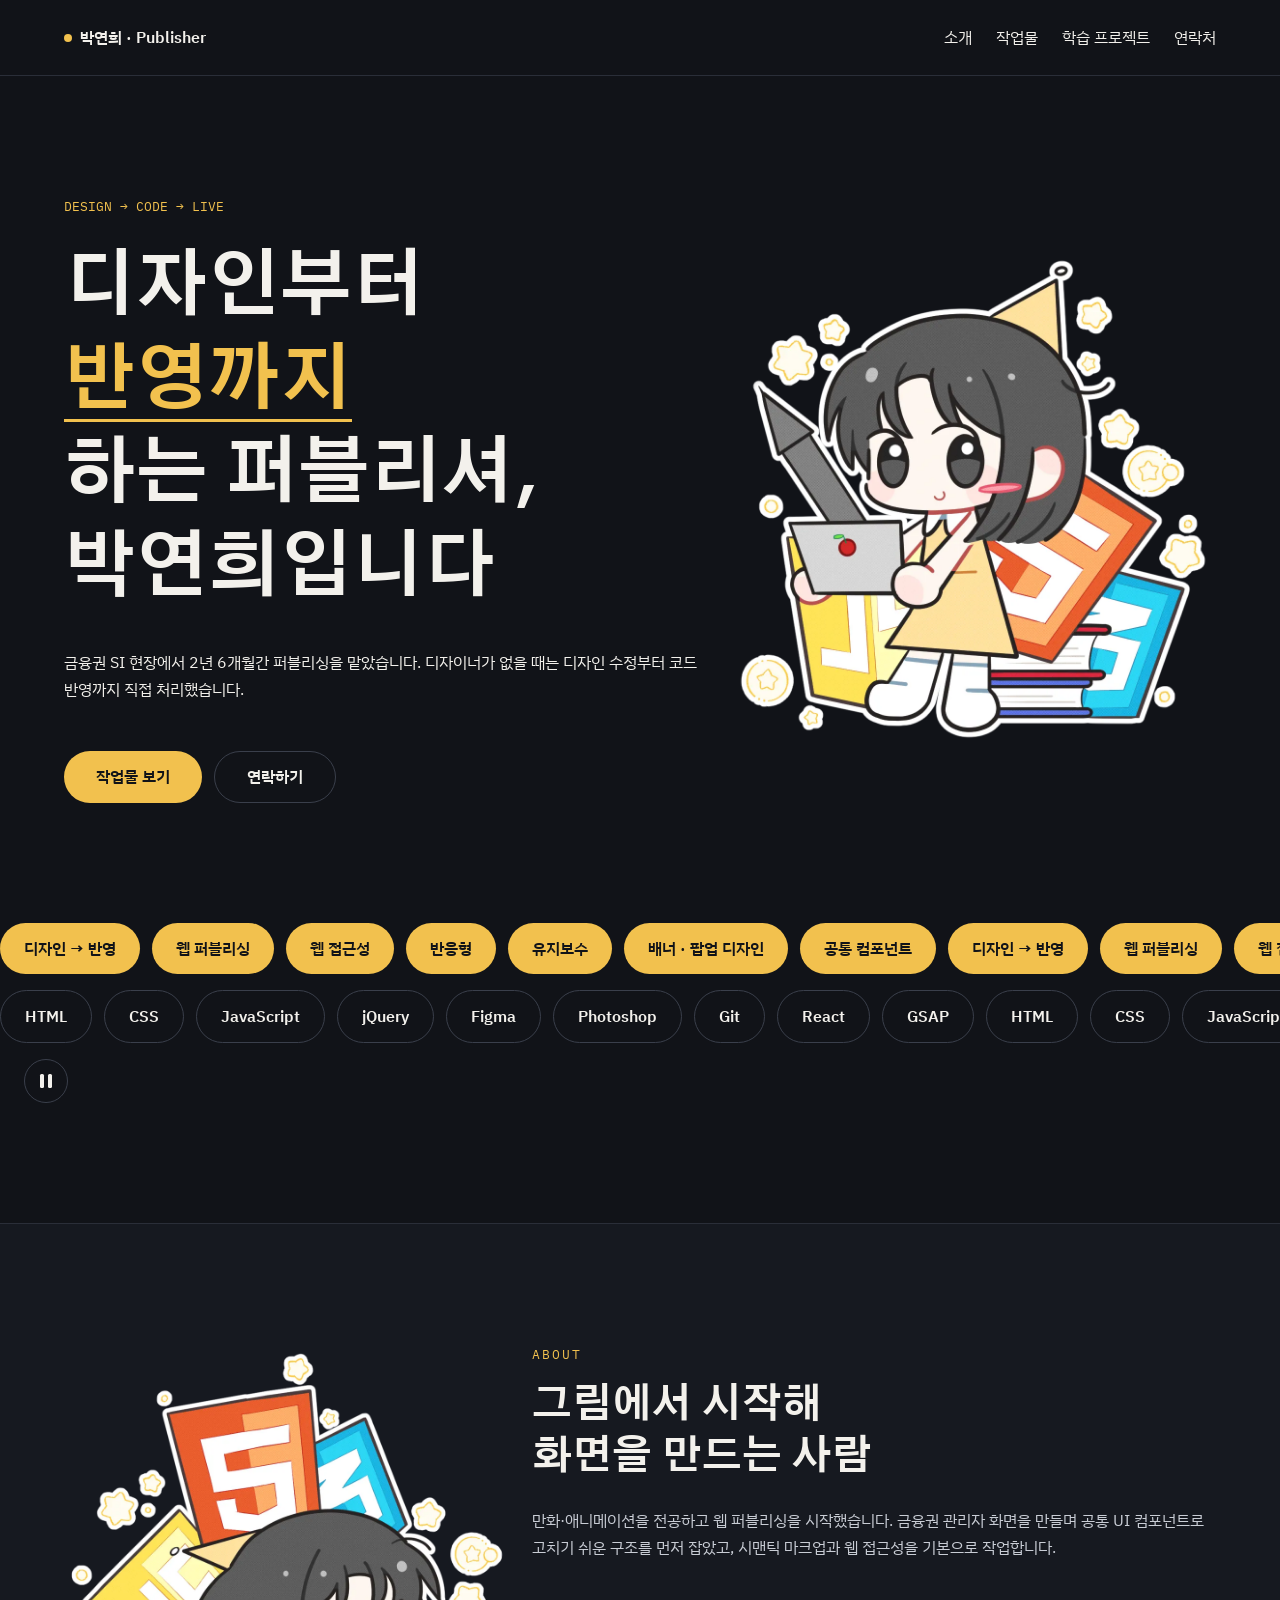
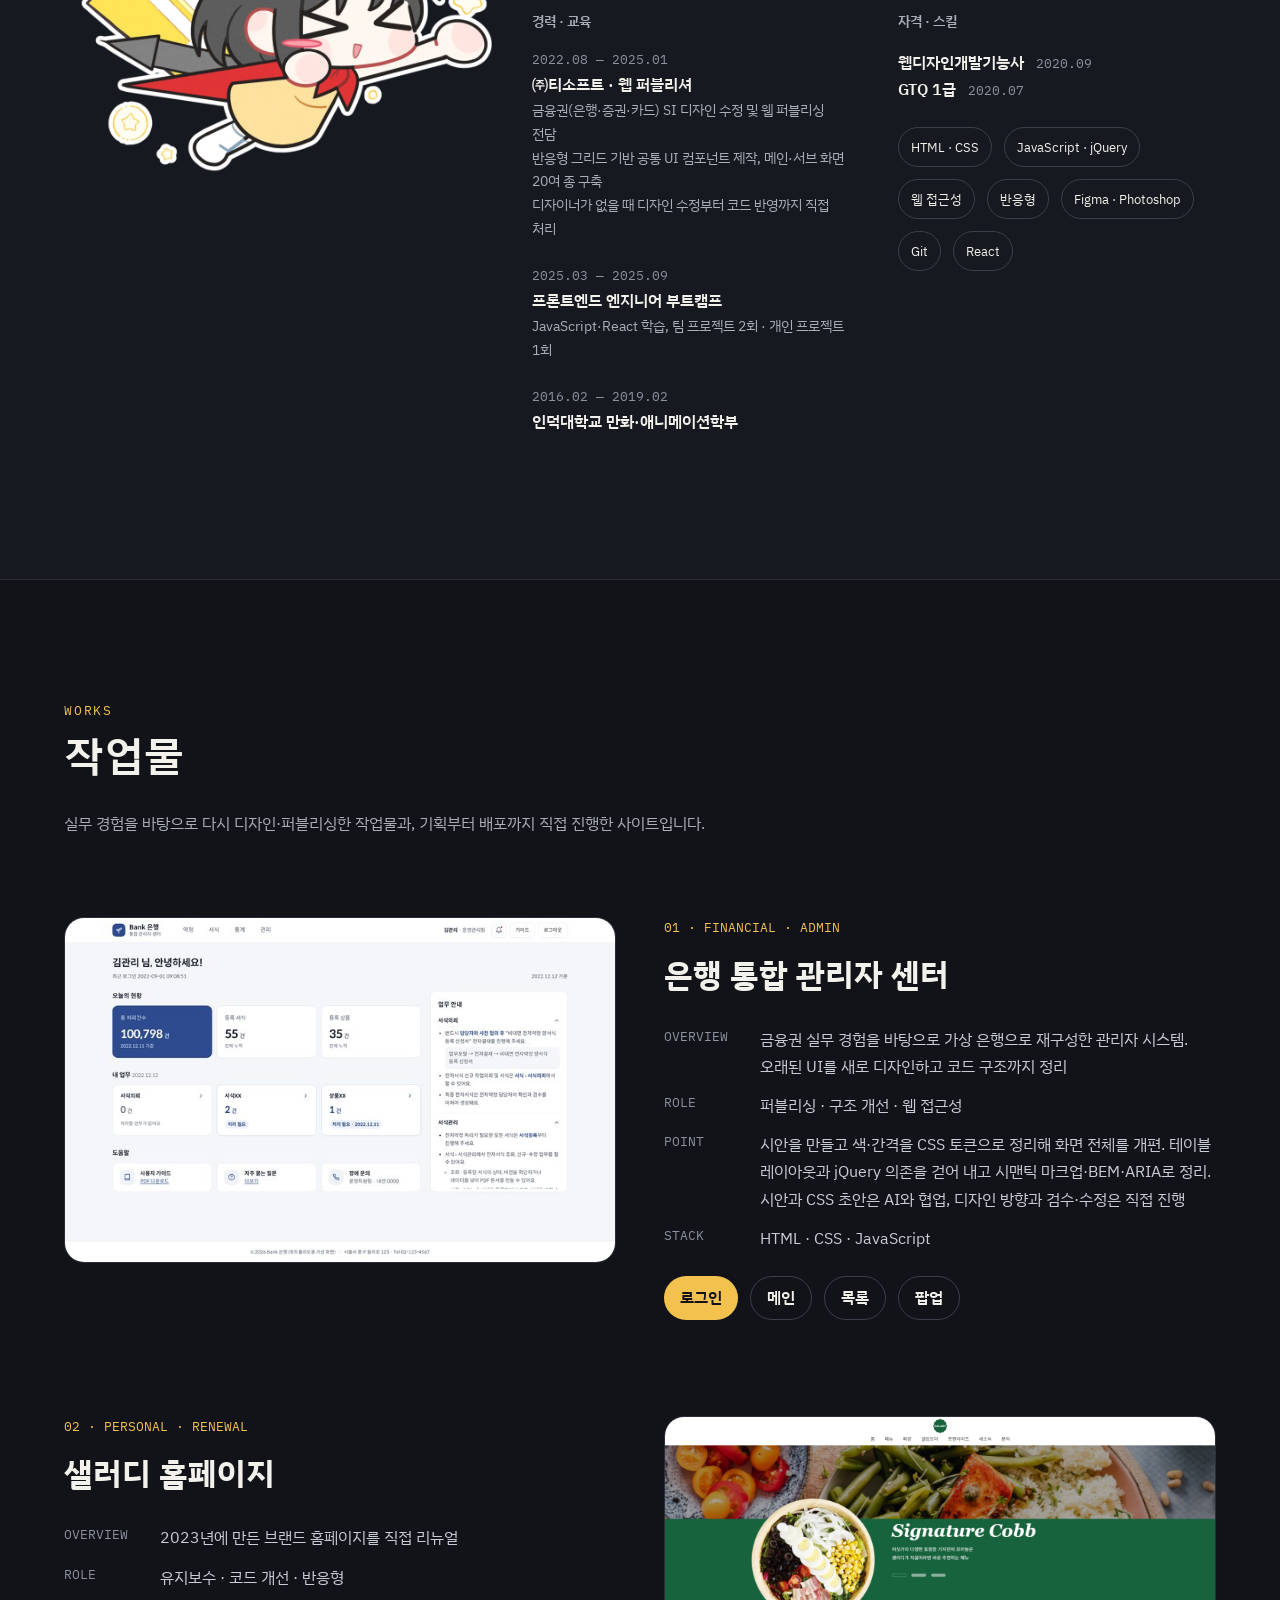
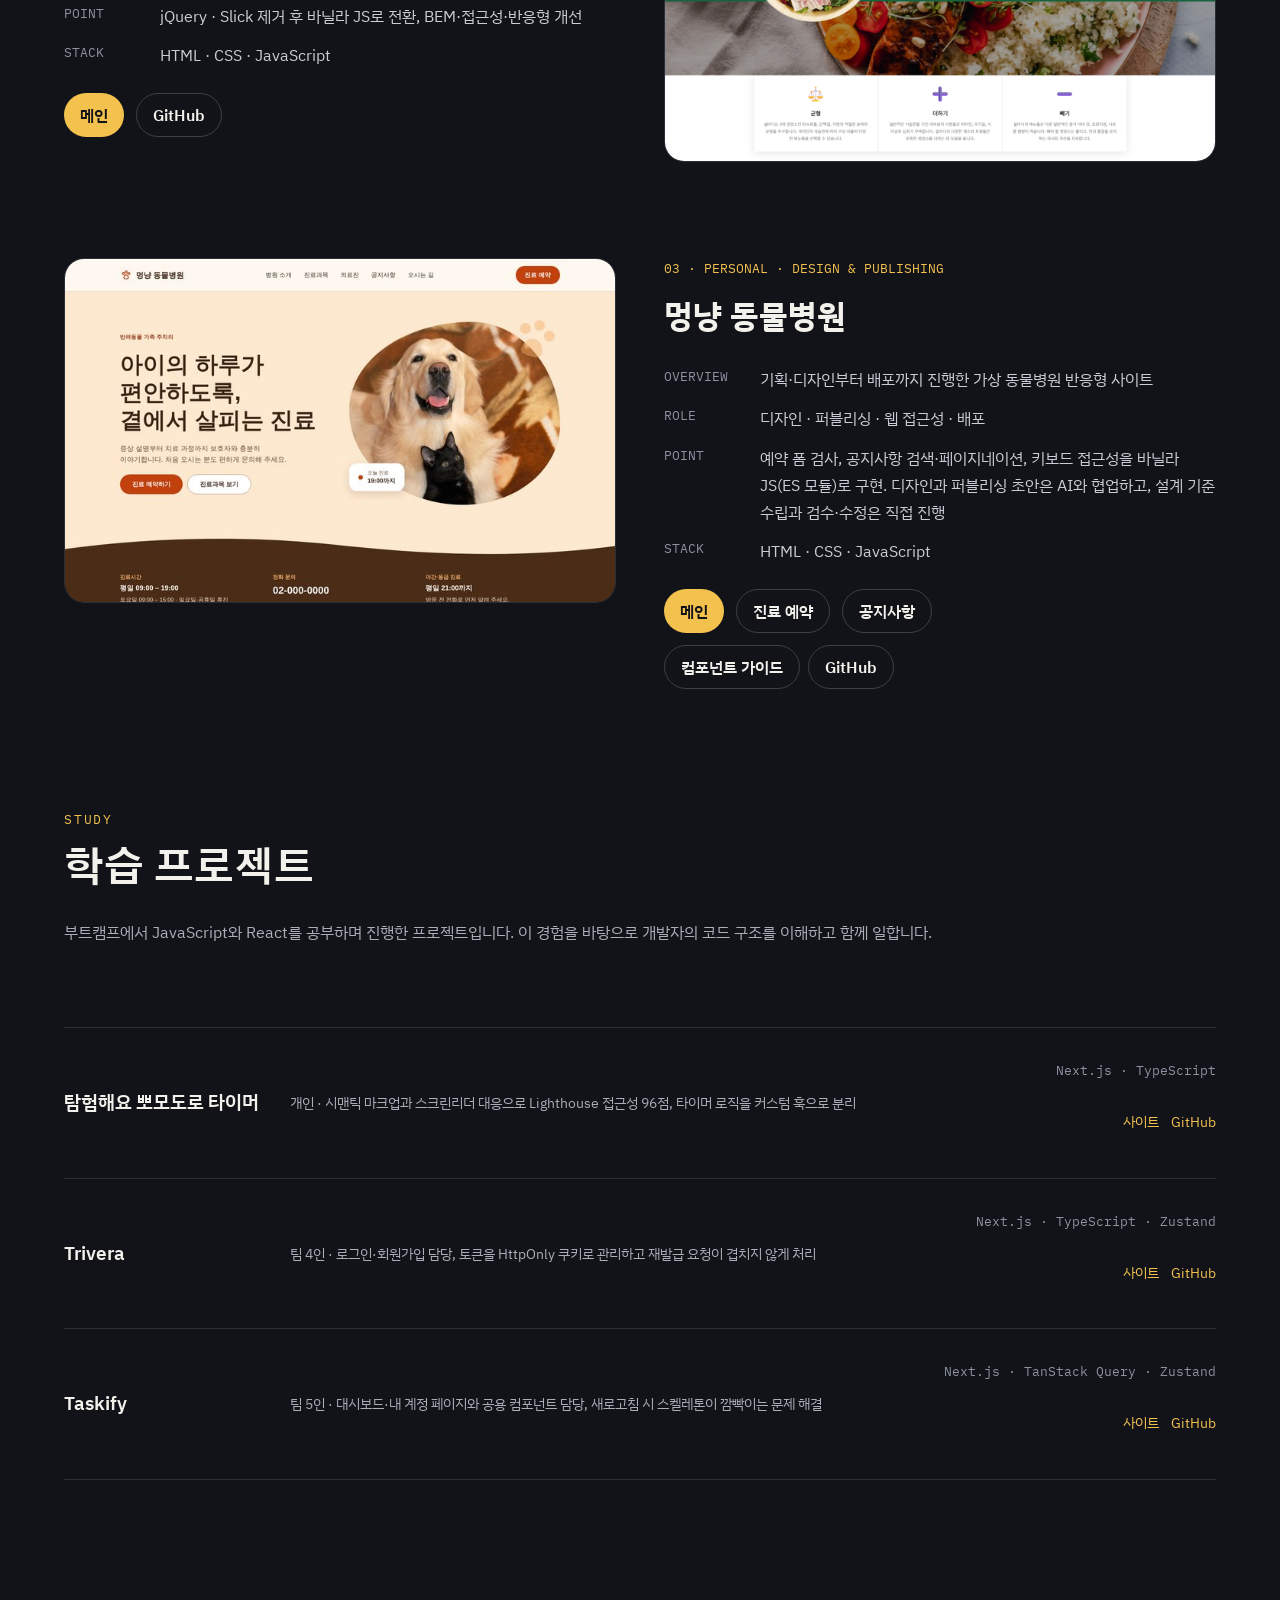
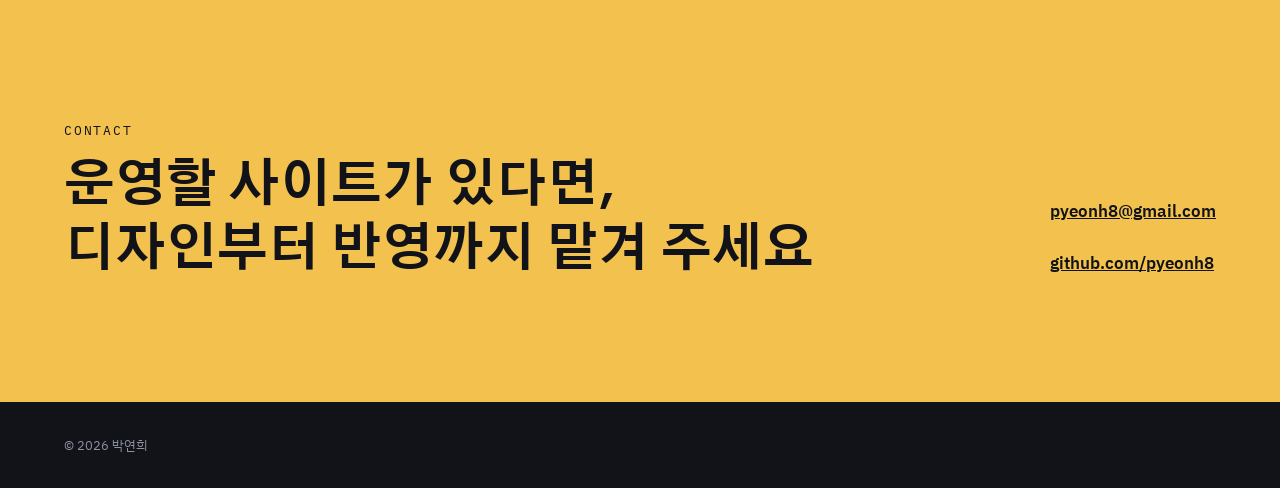
<file: index.html>
<!DOCTYPE html>
<html lang="ko">

<head>
  <meta charset="UTF-8" />
  <meta name="viewport" content="width=device-width, initial-scale=1.0" />
  <title>박연희 | 퍼블리셔 포트폴리오</title>
  <meta name="description" content="디자인부터 반영까지 하는 퍼블리셔 박연희의 포트폴리오입니다." />

  <!-- fonts -->
  <link rel="preconnect" href="https://fonts.googleapis.com" />
  <link rel="preconnect" href="https://fonts.gstatic.com" crossorigin />
  <link
    href="https://fonts.googleapis.com/css2?family=Gothic+A1:wght@800&family=IBM+Plex+Mono:wght@400;500&family=IBM+Plex+Sans+KR:wght@400;500;600&display=swap"
    rel="stylesheet" />
  <!-- style -->
  <link rel="stylesheet" href="./css/style.css" />

  <!-- script -->
  <script defer src="./js/vendor/glightbox.min.js"></script>
  <script type="module" src="./js/main.js"></script>
</head>

<body>
  <a class="skip-link" href="#main-content">본문 바로가기</a>

  <!-- 헤더 -->
  <header class="site-header">
    <div class="site-header__inner l-wrap">
      <a class="site-header__logo" href="#top">박연희 · Publisher</a>
      <nav class="site-nav" aria-label="페이지 내 이동">
        <ul class="site-nav__list">
          <li><a class="site-nav__link" href="#about">소개</a></li>
          <li><a class="site-nav__link" href="#works">작업물</a></li>
          <li><a class="site-nav__link" href="#study">학습 프로젝트</a></li>
          <li><a class="site-nav__link" href="#contact">연락처</a></li>
        </ul>
      </nav>
    </div>
  </header>

  <main id="main-content">

    <!-- 히어로 -->
    <section class="hero l-wrap" id="top" aria-labelledby="hero-title">
      <div class="hero__text">
        <p class="hero__eyebrow">DESIGN → CODE → LIVE</p>
        <h1 class="hero__title" id="hero-title">
          디자인부터 <em class="hero__point">반영까지</em><br />
          하는 퍼블리셔,<br />
          박연희입니다
        </h1>
        <p class="hero__desc">
          금융권 SI 현장에서 2년 6개월간 퍼블리싱을 맡았습니다.
          디자이너가 없을 때는 디자인 수정부터 코드 반영까지 직접 처리했습니다.
        </p>
        <div class="hero__links">
          <a class="btn btn--solid" href="#works">작업물 보기</a>
          <a class="btn btn--outline" href="#contact">연락하기</a>
        </div>
      </div>
      <div class="hero__illust">
        <img src="image/illust1.webp" alt="">
      </div>
    </section>

    <!-- 키워드 띠 (2단계에서 두 줄이 반대 방향으로 흐르게) -->
    <section class="keywords" aria-label="하는 일과 쓰는 도구" data-paused="false" data-ready="false">
      <div class="keywords__inner">
        <ul class="keywords__row keywords__row--roles" aria-label="하는 일">
          <li class="keyword keyword--solid">디자인 → 반영</li>
          <li class="keyword keyword--solid">웹 퍼블리싱</li>
          <li class="keyword keyword--solid">웹 접근성</li>
          <li class="keyword keyword--solid">반응형</li>
          <li class="keyword keyword--solid">유지보수</li>
          <li class="keyword keyword--solid">배너 · 팝업 디자인</li>
          <li class="keyword keyword--solid">공통 컴포넌트</li>
        </ul>
      </div>
      <div class="keywords__inner keywords__inner--reverse">
        <ul class="keywords__row keywords__row--tools" aria-label="쓰는 도구">
          <!-- 아이콘: 공식 SVG를 img로 넣고 alt="" (글자가 이름을 알려 줌) -->
          <li class="keyword keyword--outline">HTML</li>
          <li class="keyword keyword--outline">CSS</li>
          <li class="keyword keyword--outline">JavaScript</li>
          <li class="keyword keyword--outline">jQuery</li>
          <li class="keyword keyword--outline">Figma</li>
          <li class="keyword keyword--outline">Photoshop</li>
          <li class="keyword keyword--outline">Git</li>
          <li class="keyword keyword--outline">React</li>
          <li class="keyword keyword--outline">GSAP</li>
        </ul>
      </div>
      <button class="keywords__btn" type="button" aria-pressed="false" aria-label="키워드 띠 일시정지"></button>
    </section>

    <!-- 소개 -->
    <section class="about" id="about" aria-labelledby="about-title">
      <div class="about__inner l-wrap">
        <div class="about__illust">
          <img src="image/illust2.webp" alt="">
        </div>
        <div class="about__body">
          <p class="section-label">ABOUT</p>
          <h2 class="section-title" id="about-title">그림에서 시작해<br />화면을 만드는 사람</h2>
          <p class="about__desc">
            만화·애니메이션을 전공하고 웹 퍼블리싱을 시작했습니다.
            금융권 관리자 화면을 만들며 공통 UI 컴포넌트로 고치기 쉬운 구조를 먼저 잡았고,
            시맨틱 마크업과 웹 접근성을 기본으로 작업합니다.
          </p>

          <div class="about__grid">
            <div class="about__group">
              <h3 class="about__heading">경력 · 교육</h3>
              <ol class="timeline">
                <li class="timeline__item">
                  <p class="timeline__period">2022.08 — 2025.01</p>
                  <p class="timeline__name">㈜티소프트 · 웹 퍼블리셔</p>
                  <ul class="timeline__tasks">
                    <li>금융권(은행·증권·카드) SI 디자인 수정 및 웹 퍼블리싱 전담</li>
                    <li>반응형 그리드 기반 공통 UI 컴포넌트 제작, 메인·서브 화면 20여 종 구축</li>
                    <li>디자이너가 없을 때 디자인 수정부터 코드 반영까지 직접 처리</li>
                  </ul>
                </li>
                <li class="timeline__item">
                  <p class="timeline__period">2025.03 — 2025.09</p>
                  <p class="timeline__name">프론트엔드 엔지니어 부트캠프</p>
                  <ul class="timeline__tasks">
                    <li>JavaScript·React 학습, 팀 프로젝트 2회 · 개인 프로젝트 1회</li>
                  </ul>
                </li>
                <li class="timeline__item">
                  <p class="timeline__period">2016.02 — 2019.02</p>
                  <p class="timeline__name">인덕대학교 만화·애니메이션학부</p>
                </li>
              </ol>
            </div>

            <div class="about__group">
              <h3 class="about__heading">자격 · 스킬</h3>
              <ul class="cert-list">
                <li>웹디자인개발기능사 <span class="cert-list__date">2020.09</span></li>
                <li>GTQ 1급 <span class="cert-list__date">2020.07</span></li>
              </ul>
              <ul class="skill-tags" aria-label="보유 스킬">
                <li class="skill-tags__item">HTML · CSS</li>
                <li class="skill-tags__item">JavaScript · jQuery</li>
                <li class="skill-tags__item">웹 접근성</li>
                <li class="skill-tags__item">반응형</li>
                <li class="skill-tags__item">Figma · Photoshop</li>
                <li class="skill-tags__item">Git</li>
                <li class="skill-tags__item">React</li>
              </ul>
            </div>
          </div>
        </div>
      </div>
    </section>

    <!-- 작업물 -->
    <section class="works l-wrap" id="works" aria-labelledby="works-title">
      <p class="section-label">WORKS</p>
      <h2 class="section-title" id="works-title">작업물</h2>
      <p class="section-intro">실무 경험을 바탕으로 다시 디자인·퍼블리싱한 작업물과, 기획부터 배포까지 직접 진행한 사이트입니다.</p>

      <ul class="work-list">
        <li>
          <article class="work" aria-labelledby="work-1">
            <div class="work__media">
              <img src="./image/thumb_finance_main.jpg" alt="은행 통합 관리자 센터 화면" />
            </div>
            <div class="work__body">
              <p class="work__category">01 · FINANCIAL · ADMIN</p>
              <h3 class="work__title" id="work-1">은행 통합 관리자 센터</h3>
              <dl class="work__info">
                <dt>OVERVIEW</dt>
                <dd>금융권 실무 경험을 바탕으로 가상 은행으로 재구성한 관리자 시스템. 오래된 UI를 새로 디자인하고 코드 구조까지 정리</dd>
                <dt>ROLE</dt>
                <dd>퍼블리싱 · 구조 개선 · 웹 접근성</dd>
                <dt>POINT</dt>
                <dd>시안을 만들고 색·간격을 CSS 토큰으로 정리해 화면 전체를 개편. 테이블 레이아웃과 jQuery 의존을 걷어 내고 시맨틱 마크업·BEM·ARIA로 정리. 시안과 CSS 초안은
                  AI와 협업, 디자인 방향과 검수·수정은 직접 진행</dd>
                <dt>STACK</dt>
                <dd>HTML · CSS · JavaScript</dd>
              </dl>

              <ul class="work__screens" aria-label="은행 통합 관리자 센터 화면">
                <li><a class="btn btn--solid  glightbox" href="./bank/html/login.html" data-gallery="bank">로그인</a></li>
                <li><a class="btn btn--outline  glightbox" href="./bank/html/main.html" data-gallery="bank">메인</a>
                </li>
                <li><a class="btn btn--outline  glightbox" href="./bank/html/list.html" data-gallery="bank">목록</a>
                </li>
                <li><a class="btn btn--outline  glightbox" href="./bank/html/modal.html" data-gallery="bank">팝업</a>
                </li>
              </ul>
            </div>
          </article>
        </li>

        <li>
          <article class="work work--reverse" aria-labelledby="work-2">
            <div class="work__media">
              <img src="./image/thumb_salady_main.jpg" alt="샐러디 홈페이지 화면" />
            </div>
            <div class="work__body">
              <p class="work__category">02 · PERSONAL · RENEWAL</p>
              <h3 class="work__title" id="work-2">샐러디 홈페이지</h3>
              <dl class="work__info">
                <dt>OVERVIEW</dt>
                <dd>2023년에 만든 브랜드 홈페이지를 직접 리뉴얼</dd>
                <dt>ROLE</dt>
                <dd>유지보수 · 코드 개선 · 반응형</dd>
                <dt>POINT</dt>
                <dd>jQuery · Slick 제거 후 바닐라 JS로 전환, BEM·접근성·반응형 개선</dd>
                <dt>STACK</dt>
                <dd>HTML · CSS · JavaScript</dd>
              </dl>

              <div class="flex">
                <ul class="work__screens" aria-label="샐러디 홈페이지 화면">
                  <li>
                    <a class="btn btn--solid  glightbox" href="./salady/salady-main.html" data-gallery="salady">메인</a>
                  </li>
                </ul>
                <div class="work__links">
                  <a class="btn btn--outline " href="https://github.com/pyeonh8/salady-refactoring" target="_blank"
                    rel="noopener">GitHub<span class="sr-only">(새 탭)</span></a>
                </div>
              </div>
            </div>
          </article>
        </li>

        <li>
          <article class="work" aria-labelledby="work-3">
            <div class="work__media">
              <img src="./image/thumb_animal_main.jpg" alt="멍냥 동물병원 메인 화면" />
            </div>
            <div class="work__body">
              <p class="work__category">03 · PERSONAL · DESIGN &amp; PUBLISHING</p>
              <h3 class="work__title" id="work-3">멍냥 동물병원</h3>
              <dl class="work__info">
                <dt>OVERVIEW</dt>
                <dd>기획·디자인부터 배포까지 진행한 가상 동물병원 반응형 사이트</dd>
                <dt>ROLE</dt>
                <dd>디자인 · 퍼블리싱 · 웹 접근성 · 배포</dd>
                <dt>POINT</dt>
                <dd>예약 폼 검사, 공지사항 검색·페이지네이션, 키보드 접근성을 바닐라 JS(ES 모듈)로 구현. 디자인과 퍼블리싱 초안은 AI와 협업하고, 설계 기준 수립과 검수·수정은 직접 진행
                </dd>
                <dt>STACK</dt>
                <dd>HTML · CSS · JavaScript</dd>
              </dl>

              <div class="flex flex-direction__column">
                <ul class="work__screens" aria-label="멍냥 동물병원 화면">
                  <li>
                    <a class="btn btn--solid  glightbox" href="https://pyeonh8.github.io/animal-hospital/"
                      target="_blank" rel="noopener" data-gallery="animal">메인</a>
                  </li>
                  <li>
                    <a class="btn btn--outline  glightbox"
                      href="https://pyeonh8.github.io/animal-hospital/sub/reserve.html" target="_blank" rel="noopener"
                      data-gallery="animal">진료 예약</a>
                  </li>
                  <li>
                    <a class="btn btn--outline  glightbox"
                      href="https://pyeonh8.github.io/animal-hospital/sub/notice.html" target="_blank" rel="noopener"
                      data-gallery="animal">공지사항</a>
                  </li>
                </ul>

                <div class="work__links">
                  <a class="btn btn--outline  glightbox" href="https://pyeonh8.github.io/animal-hospital/guide/"
                    target="_blank" rel="noopener" data-gallery="animal-guide">
                    컴포넌트 가이드
                  </a>
                  <a class="btn btn--outline " href="https://github.com/pyeonh8/animal-hospital" target="_blank"
                    rel="noopener">
                    GitHub<span class="sr-only">(새 탭)</span>
                  </a>
                </div>
              </div>
            </div>
          </article>
        </li>
      </ul>
      <!-- 웹 콘텐츠 디자인(배너·팝업·이벤트 페이지): 작업물이 생기면 여기에 추가 -->
    </section>

    <!-- 학습 프로젝트 -->
    <section class="study l-wrap" id="study" aria-labelledby="study-title">
      <p class="section-label">STUDY</p>
      <h2 class="section-title" id="study-title">학습 프로젝트</h2>
      <p class="section-intro">부트캠프에서 JavaScript와 React를 공부하며 진행한 프로젝트입니다. 이 경험을 바탕으로 개발자의 코드 구조를 이해하고 함께 일합니다.</p>

      <ul class="study-list">
        <li class="study-list__item">
          <h3 class="study-list__title">탐험해요 뽀모도로 타이머</h3>
          <p class="study-list__desc">개인 · 시맨틱 마크업과 스크린리더 대응으로 Lighthouse 접근성 96점, 타이머 로직을 커스텀 훅으로 분리</p>
          <p class="study-list__stack">Next.js · TypeScript</p>
          <div class="study-list__links">
            <a href="https://acnh-adventure.vercel.app/" target="_blank" rel="noopener" class="glightbox">사이트<span
                class="sr-only"> 탐험해요 뽀모도로 타이머</span></a>
            <a href="https://github.com/pyeonh8/explorer-ui-kit" target="_blank" rel="noopener">GitHub<span
                class="sr-only"> 탐험해요 뽀모도로 타이머 (새 탭)</span></a>
          </div>
        </li>
        <li class="study-list__item">
          <h3 class="study-list__title">Trivera</h3>
          <p class="study-list__desc">팀 4인 · 로그인·회원가입 담당, 토큰을 HttpOnly 쿠키로 관리하고 재발급 요청이 겹치지 않게 처리</p>
          <p class="study-list__stack">Next.js · TypeScript · Zustand</p>
          <div class="study-list__links">
            <a href="https://triptrivera.vercel.app/" target="_blank" rel="noopener">사이트<span class="sr-only"> Trivera
                (새 탭)</span></a>
            <a href="https://github.com/codeit-fe16-part4-team2/triptrivera" target="_blank" rel="noopener">GitHub<span
                class="sr-only"> Trivera (새 탭)</span></a>
          </div>
        </li>
        <li class="study-list__item">
          <h3 class="study-list__title">Taskify</h3>
          <p class="study-list__desc">팀 5인 · 대시보드·내 계정 페이지와 공용 컴포넌트 담당, 새로고침 시 스켈레톤이 깜빡이는 문제 해결</p>
          <p class="study-list__stack">Next.js · TanStack Query · Zustand</p>
          <div class="study-list__links">
            <a href="https://fe16-intermediate-project-taskify.vercel.app/" target="_blank" rel="noopener">사이트<span
                class="sr-only"> Taskify (새 탭)</span></a>
            <a href="https://github.com/fe16-intermediate-project-team2/fe16-intermediate-project-taskify"
              target="_blank" rel="noopener">GitHub<span class="sr-only"> Taskify (새 탭)</span></a>
          </div>
        </li>
      </ul>
    </section>

    <!-- 연락처 -->
    <section class="contact" id="contact" aria-labelledby="contact-title">
      <div class="contact__inner l-wrap">
        <div>
          <p class="section-label">CONTACT</p>
          <h2 class="contact__title" id="contact-title">운영할 사이트가 있다면,<br />디자인부터 반영까지 맡겨 주세요</h2>
        </div>
        <ul class="contact__links">
          <li><a href="mailto:pyeonh8@gmail.com">pyeonh8@gmail.com</a></li>
          <li><a href="https://github.com/pyeonh8" target="_blank" rel="noopener">github.com/pyeonh8<span
                class="sr-only">(새 탭)</span></a></li>
        </ul>
      </div>
    </section>
  </main>

  <footer class="site-footer l-wrap">
    <p>© 2026 박연희</p>
  </footer>
</body>

</html>
</file>
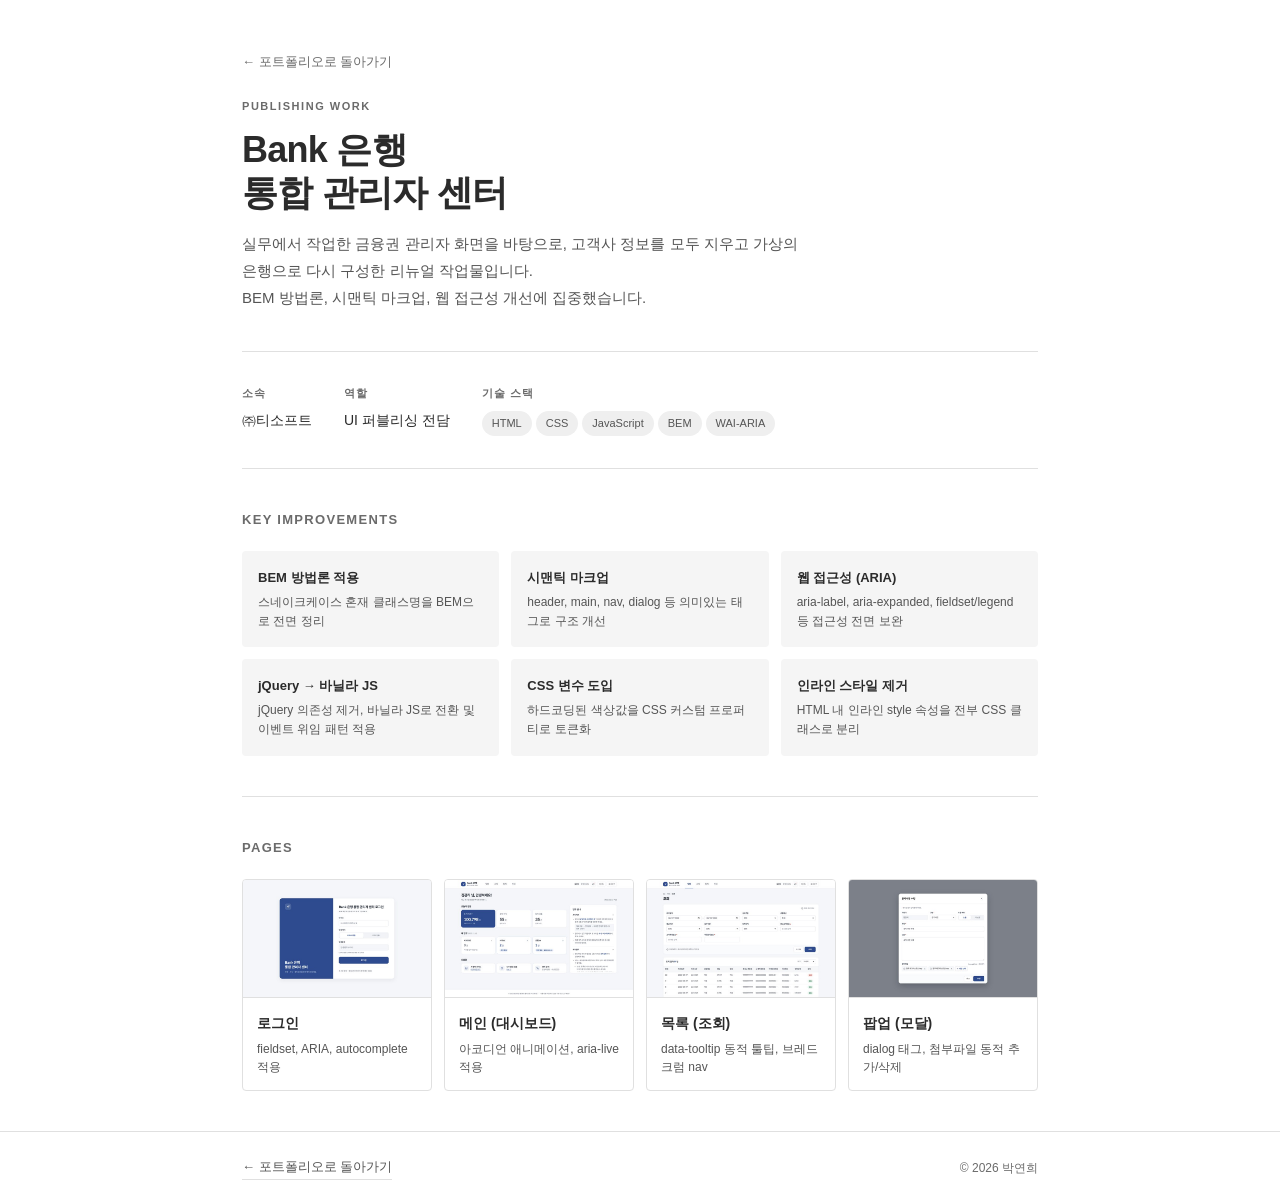
<file: bank/bank-index.html>
<!DOCTYPE html>
<html lang="ko">

<head>
  <meta charset="UTF-8" />
  <meta name="viewport" content="width=device-width, initial-scale=1.0" />
  <title>은행 통합 관리자 센터 | 박연희 포트폴리오</title>
  <style>
    :root {
      --col-bg: #ffffff;
      --col-surface: #f5f5f5;
      --col-point: #2b2b2b;
      --col-accent: #555555;
      --col-muted: #6b6b6b;
      --col-border: #e0e0e0;
      --ff-base: 'Noto Sans KR', sans-serif;
      --max-w: 860px;
    }

    *,
    *::before,
    *::after {
      box-sizing: border-box;
      margin: 0;
      padding: 0;
    }

    body {
      background: var(--col-bg);
      color: var(--col-point);
      font-family: var(--ff-base);
      font-size: 15px;
      line-height: 1.7;
      -webkit-font-smoothing: antialiased;
    }

    a {
      color: inherit;
      text-decoration: none;
    }

    ul {
      list-style: none;
    }

    /* 레이아웃 */
    .l-wrap {
      max-width: var(--max-w);
      margin: 0 auto;
      padding: 0 32px;
    }

    /* 헤더 */
    .page-header {
      padding: 48px 0 40px;
      border-bottom: 1px solid var(--col-border);
    }

    .page-header__back {
      display: inline-flex;
      align-items: center;
      gap: 6px;
      font-size: 13px;
      color: var(--col-muted);
      margin-bottom: 24px;
      transition: color 0.2s;
    }

    .page-header__back:hover {
      color: var(--col-point);
    }

    .page-header__label {
      font-size: 11px;
      font-weight: 700;
      letter-spacing: 0.14em;
      text-transform: uppercase;
      color: var(--col-muted);
      margin-bottom: 12px;
    }

    .page-header__title {
      font-size: clamp(24px, 4vw, 36px);
      font-weight: 700;
      letter-spacing: -0.02em;
      line-height: 1.2;
      margin-bottom: 16px;
    }

    .page-header__desc {
      font-size: 15px;
      color: var(--col-accent);
      max-width: 560px;
      line-height: 1.8;
    }

    /* 프로젝트 정보 */
    .project-meta {
      display: flex;
      flex-wrap: wrap;
      gap: 32px;
      padding: 32px 0;
      border-bottom: 1px solid var(--col-border);
    }

    .project-meta__label {
      font-size: 11px;
      font-weight: 700;
      letter-spacing: 0.1em;
      text-transform: uppercase;
      color: var(--col-muted);
      margin-bottom: 6px;
    }

    .project-meta__value {
      font-size: 14px;
      color: var(--col-point);
    }

    .tag-list {
      display: flex;
      flex-wrap: wrap;
      gap: 4px;
    }

    .tag {
      display: inline-block;
      padding: 3px 10px;
      font-size: 11px;
      font-weight: 500;
      background: #efefef;
      color: var(--col-accent);
      border-radius: 100px;
    }

    /* 개선 포인트 */
    .improve-section {
      padding: 40px 0;
      border-bottom: 1px solid var(--col-border);
    }

    .improve-section__title {
      font-size: 13px;
      font-weight: 700;
      letter-spacing: 0.1em;
      text-transform: uppercase;
      color: var(--col-muted);
      margin-bottom: 20px;
    }

    .improve-list {
      display: grid;
      grid-template-columns: repeat(auto-fill, minmax(220px, 1fr));
      gap: 12px;
    }

    .improve-item {
      padding: 16px;
      background: var(--col-surface);
      border-radius: 4px;
    }

    .improve-item__title {
      font-size: 13px;
      font-weight: 700;
      margin-bottom: 4px;
    }

    .improve-item__desc {
      font-size: 12px;
      color: var(--col-accent);
      line-height: 1.6;
    }

    /* 페이지 목록 */
    .pages-section {
      padding: 40px 0;
    }

    .pages-section__title {
      font-size: 13px;
      font-weight: 700;
      letter-spacing: 0.1em;
      text-transform: uppercase;
      color: var(--col-muted);
      margin-bottom: 20px;
    }

    .page-list {
      display: grid;
      grid-template-columns: repeat(auto-fill, minmax(180px, 1fr));
      gap: 12px;
    }

    .page-card {
      display: flex;
      flex-direction: column;
      border: 1px solid var(--col-border);
      border-radius: 4px;
      overflow: hidden;
      transition: border-color 0.2s, box-shadow 0.2s;
    }

    .page-card:hover {
      border-color: var(--col-point);
      box-shadow: 0 4px 12px rgba(0, 0, 0, 0.08);
    }

    .page-card__thumb {
      aspect-ratio: 16/10;
      background: var(--col-surface);
      display: flex;
      align-items: center;
      justify-content: center;
      font-size: 11px;
      color: var(--col-muted);
      letter-spacing: 0.06em;
      border-bottom: 1px solid var(--col-border);
    }

    .page-card__thumb img {
      display: block;
      width: 100%;
      height: 100%;
      object-fit: cover;
    }

    .page-card__body {
      padding: 14px;
    }

    .page-card__name {
      font-size: 14px;
      font-weight: 700;
      margin-bottom: 4px;
    }

    .page-card__desc {
      font-size: 12px;
      color: var(--col-accent);
      line-height: 1.5;
    }

    /* 푸터 */
    .page-footer {
      border-top: 1px solid var(--col-border);
      padding: 24px 0;
    }

    .page-footer__inner {
      max-width: var(--max-w);
      margin: 0 auto;
      padding: 0 32px;
      display: flex;
      justify-content: space-between;
      align-items: center;
    }

    .page-footer__back {
      font-size: 13px;
      color: var(--col-accent);
      border-bottom: 1px solid var(--col-border);
      padding-bottom: 1px;
      transition: color 0.2s;
    }

    .page-footer__back:hover {
      color: var(--col-point);
    }

    .page-footer__copy {
      font-size: 12px;
      color: var(--col-muted);
    }

    /* 반응형 */
    @media (max-width: 640px) {
      .project-meta {
        gap: 20px;
      }

      .page-list {
        grid-template-columns: repeat(2, 1fr);
      }
    }

    :focus-visible {
      outline: 2px solid var(--col-point);
      outline-offset: 3px;
    }
  </style>
</head>

<body>

  <main id="main-content">
    <div class="l-wrap">

      <!-- 헤더 -->
      <header class="page-header">
        <a href="../index.html" class="page-header__back" aria-label="포트폴리오 메인으로 돌아가기">
          ← 포트폴리오로 돌아가기
        </a>
        <p class="page-header__label">Publishing Work</p>
        <h1 class="page-header__title">Bank 은행<br />통합 관리자 센터</h1>
        <p class="page-header__desc">
          실무에서 작업한 금융권 관리자 화면을 바탕으로, 고객사 정보를 모두 지우고 가상의 은행으로 다시 구성한 리뉴얼 작업물입니다.<br />
          BEM 방법론, 시맨틱 마크업, 웹 접근성 개선에 집중했습니다.
        </p>
      </header>

      <!-- 프로젝트 정보 -->
      <section class="project-meta" aria-label="프로젝트 정보">
        <div class="project-meta__item">
          <p class="project-meta__label">소속</p>
          <p class="project-meta__value">㈜티소프트</p>
        </div>
        <div class="project-meta__item">
          <p class="project-meta__label">역할</p>
          <p class="project-meta__value">UI 퍼블리싱 전담</p>
        </div>
        <div class="project-meta__item">
          <p class="project-meta__label">기술 스택</p>
          <ul class="tag-list" aria-label="사용 기술">
            <li><span class="tag">HTML</span></li>
            <li><span class="tag">CSS</span></li>
            <li><span class="tag">JavaScript</span></li>
            <li><span class="tag">BEM</span></li>
            <li><span class="tag">WAI-ARIA</span></li>
          </ul>
        </div>
      </section>

      <!-- 개선 포인트 -->
      <section class="improve-section" aria-label="주요 개선 내용">
        <p class="improve-section__title">Key Improvements</p>
        <ul class="improve-list">
          <li class="improve-item">
            <p class="improve-item__title">BEM 방법론 적용</p>
            <p class="improve-item__desc">스네이크케이스 혼재 클래스명을 BEM으로 전면 정리</p>
          </li>
          <li class="improve-item">
            <p class="improve-item__title">시맨틱 마크업</p>
            <p class="improve-item__desc">header, main, nav, dialog 등 의미있는 태그로 구조 개선</p>
          </li>
          <li class="improve-item">
            <p class="improve-item__title">웹 접근성 (ARIA)</p>
            <p class="improve-item__desc">aria-label, aria-expanded, fieldset/legend 등 접근성 전면 보완</p>
          </li>
          <li class="improve-item">
            <p class="improve-item__title">jQuery → 바닐라 JS</p>
            <p class="improve-item__desc">jQuery 의존성 제거, 바닐라 JS로 전환 및 이벤트 위임 패턴 적용</p>
          </li>
          <li class="improve-item">
            <p class="improve-item__title">CSS 변수 도입</p>
            <p class="improve-item__desc">하드코딩된 색상값을 CSS 커스텀 프로퍼티로 토큰화</p>
          </li>
          <li class="improve-item">
            <p class="improve-item__title">인라인 스타일 제거</p>
            <p class="improve-item__desc">HTML 내 인라인 style 속성을 전부 CSS 클래스로 분리</p>
          </li>
        </ul>
      </section>

      <!-- 페이지 목록 -->
      <section class="pages-section" aria-label="페이지 목록">
        <p class="pages-section__title">Pages</p>
        <ul class="page-list">
          <li>
            <a href="html/login.html" class="page-card" target="_blank" aria-label="로그인 페이지 보기">
              <div class="page-card__thumb" aria-hidden="true">
                <img src="./../image/thumb_finance_login.jpg" alt="로그인 페이지 화면" />
              </div>
              <div class="page-card__body">
                <p class="page-card__name">로그인</p>
                <p class="page-card__desc">fieldset, ARIA, autocomplete 적용</p>
              </div>
            </a>
          </li>
          <li>
            <a href="html/main.html" class="page-card" target="_blank" aria-label="메인(대시보드) 페이지 보기">
              <div class="page-card__thumb" aria-hidden="true">
                <img src="./../image/thumb_finance_main.jpg" alt="메인(대시보드) 페이지 화면" />
              </div>
              <div class="page-card__body">
                <p class="page-card__name">메인 (대시보드)</p>
                <p class="page-card__desc">아코디언 애니메이션, aria-live 적용</p>
              </div>
            </a>
          </li>
          <li>
            <a href="html/list.html" class="page-card" target="_blank" aria-label="목록(조회) 페이지 보기">
              <div class="page-card__thumb" aria-hidden="true">
                <img src="./../image/thumb_finance_list.jpg" alt="목록(조회) 페이지 화면" />
              </div>
              <div class="page-card__body">
                <p class="page-card__name">목록 (조회)</p>
                <p class="page-card__desc">data-tooltip 동적 툴팁, 브레드크럼 nav</p>
              </div>
            </a>
          </li>
          <li>
            <a href="html/modal.html" class="page-card" target="_blank" aria-label="팝업(모달) 페이지 보기">
              <div class="page-card__thumb" aria-hidden="true">
                <img src="./../image/thumb_finance_modal.jpg" alt="팝업(모달) 페이지 화면" />
              </div>
              <div class="page-card__body">
                <p class="page-card__name">팝업 (모달)</p>
                <p class="page-card__desc">dialog 태그, 첨부파일 동적 추가/삭제</p>
              </div>
            </a>
          </li>
        </ul>
      </section>

    </div>
  </main>

  <footer class="page-footer" role="contentinfo">
    <div class="page-footer__inner">
      <a href="../index.html" class="page-footer__back">← 포트폴리오로 돌아가기</a>
      <p class="page-footer__copy">© 2026 박연희</p>
    </div>
  </footer>

</body>

</html>
</file>
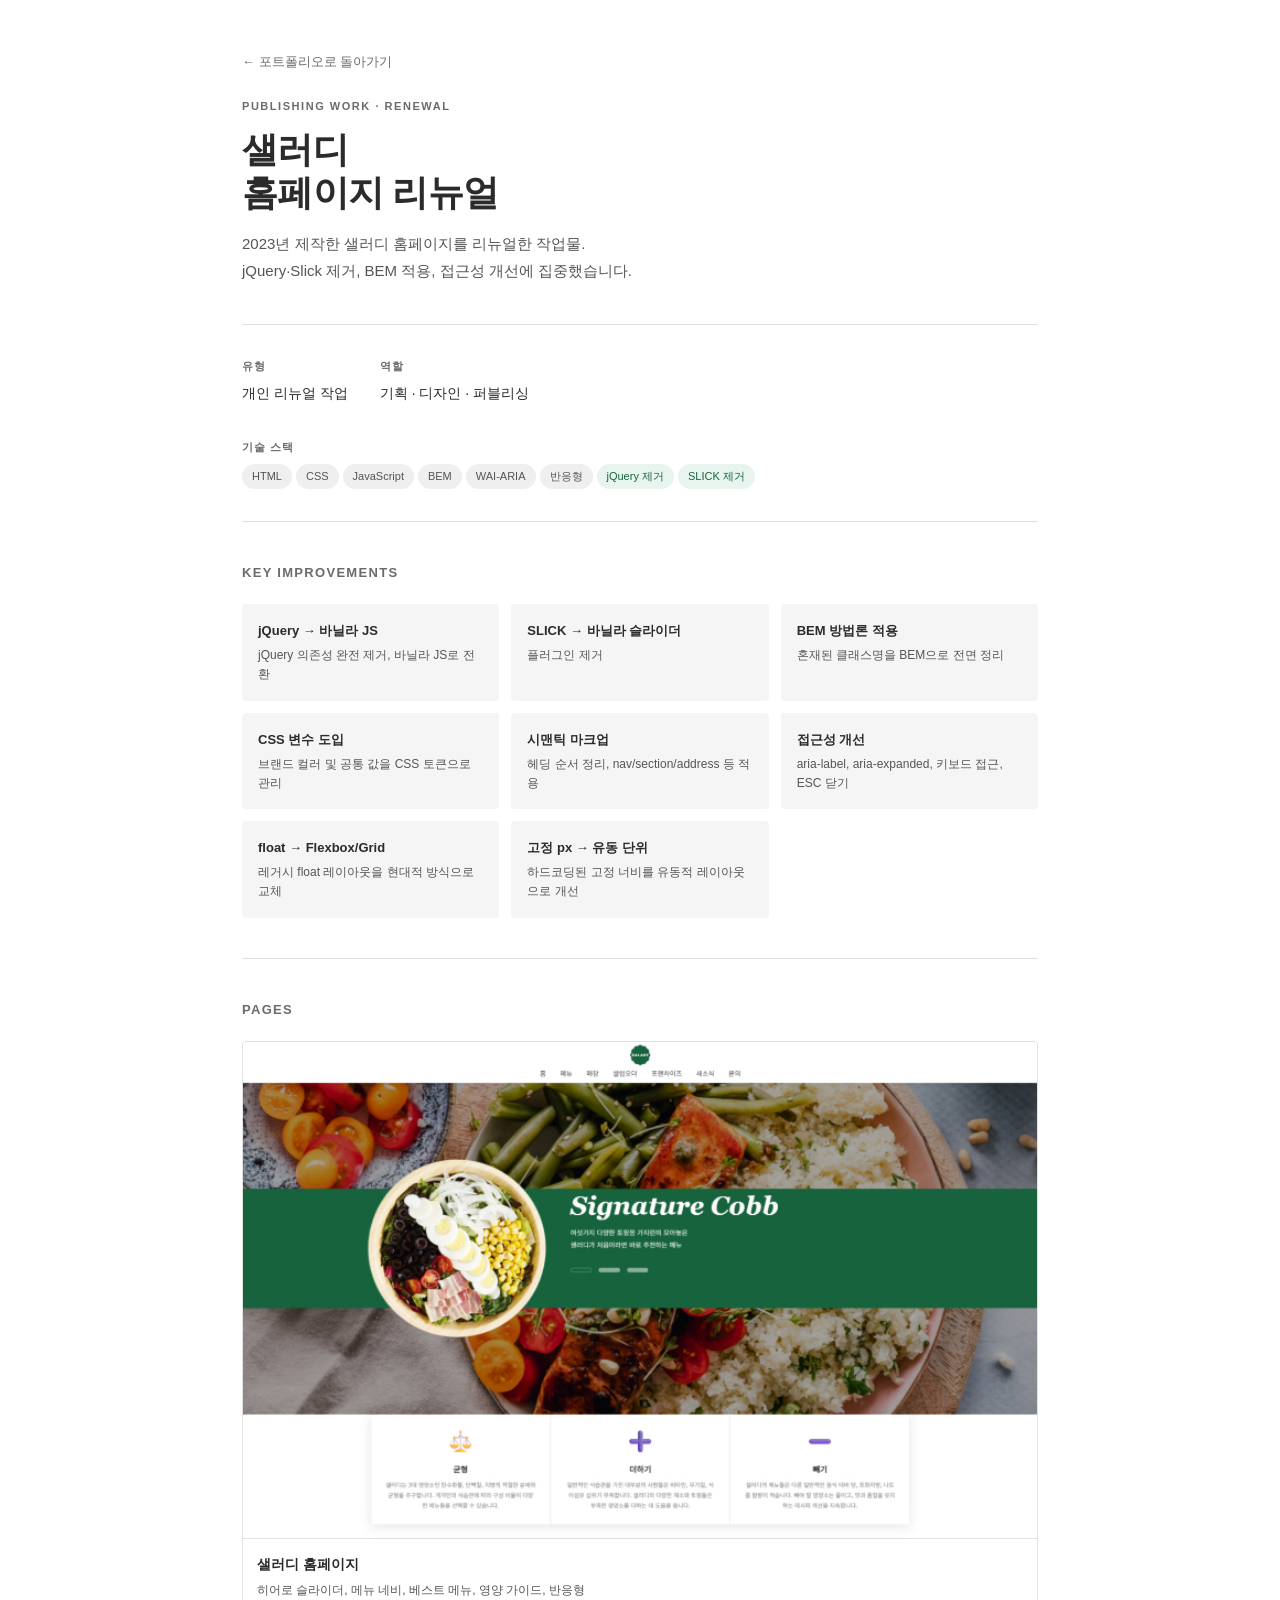
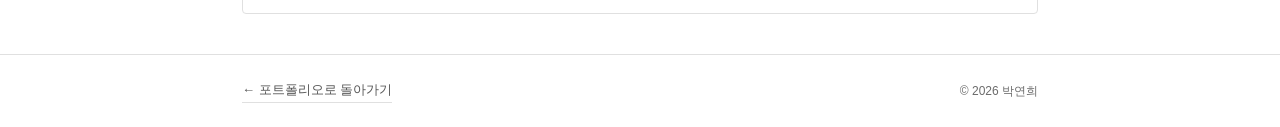
<file: salady/salady-index.html>
<!DOCTYPE html>
<html lang="ko">

<head>
  <meta charset="UTF-8" />
  <meta name="viewport" content="width=device-width, initial-scale=1.0" />
  <title>샐러디 홈페이지 리뉴얼 | 박연희 포트폴리오</title>
  <style>
    :root {
      --col-bg: #ffffff;
      --col-surface: #f5f5f5;
      --col-point: #2b2b2b;
      --col-accent: #555555;
      --col-muted: #6b6b6b;
      --col-border: #e0e0e0;
      --col-green: #17633D;
      --ff-base: 'Noto Sans KR', sans-serif;
      --max-w: 860px;
    }

    *,
    *::before,
    *::after {
      box-sizing: border-box;
      margin: 0;
      padding: 0;
    }

    body {
      background: var(--col-bg);
      color: var(--col-point);
      font-family: var(--ff-base);
      font-size: 15px;
      line-height: 1.7;
      -webkit-font-smoothing: antialiased;
    }

    a {
      color: inherit;
      text-decoration: none;
    }

    ul {
      list-style: none;
    }

    img {
      display: block;
      max-width: 100%;
    }

    .l-wrap {
      max-width: var(--max-w);
      margin: 0 auto;
      padding: 0 32px;
    }

    /* 헤더 */
    .page-header {
      padding: 48px 0 40px;
      border-bottom: 1px solid var(--col-border);
    }

    .page-header__back {
      display: inline-flex;
      align-items: center;
      gap: 6px;
      font-size: 13px;
      color: var(--col-muted);
      margin-bottom: 24px;
      transition: color 0.2s;
    }

    .page-header__back:hover {
      color: var(--col-point);
    }

    .page-header__label {
      font-size: 11px;
      font-weight: 700;
      letter-spacing: 0.14em;
      text-transform: uppercase;
      color: var(--col-muted);
      margin-bottom: 12px;
    }

    .page-header__title {
      font-size: clamp(24px, 4vw, 36px);
      font-weight: 700;
      letter-spacing: -0.02em;
      line-height: 1.2;
      margin-bottom: 16px;
    }

    .page-header__desc {
      font-size: 15px;
      color: var(--col-accent);
      max-width: 560px;
      line-height: 1.8;
    }

    /* 프로젝트 정보 */
    .project-meta {
      display: flex;
      flex-wrap: wrap;
      gap: 32px;
      padding: 32px 0;
      border-bottom: 1px solid var(--col-border);
    }

    .project-meta__label {
      font-size: 11px;
      font-weight: 700;
      letter-spacing: 0.1em;
      text-transform: uppercase;
      color: var(--col-muted);
      margin-bottom: 6px;
    }

    .project-meta__value {
      font-size: 14px;
    }

    .tag-list {
      display: flex;
      flex-wrap: wrap;
      gap: 4px;
    }

    .tag {
      display: inline-block;
      padding: 3px 10px;
      font-size: 11px;
      font-weight: 500;
      background: #efefef;
      color: var(--col-accent);
      border-radius: 100px;
    }

    .tag--green {
      background: #e8f5ee;
      color: var(--col-green);
    }

    /* 개선 포인트 */
    .improve-section {
      padding: 40px 0;
      border-bottom: 1px solid var(--col-border);
    }

    .improve-section__title {
      font-size: 13px;
      font-weight: 700;
      letter-spacing: 0.1em;
      text-transform: uppercase;
      color: var(--col-muted);
      margin-bottom: 20px;
    }

    .improve-list {
      display: grid;
      grid-template-columns: repeat(auto-fill, minmax(220px, 1fr));
      gap: 12px;
    }

    .improve-item {
      padding: 16px;
      background: var(--col-surface);
      border-radius: 4px;
    }

    .improve-item__title {
      font-size: 13px;
      font-weight: 700;
      margin-bottom: 4px;
    }

    .improve-item__desc {
      font-size: 12px;
      color: var(--col-accent);
      line-height: 1.6;
    }

    /* 페이지 목록 */
    .pages-section {
      padding: 40px 0;
    }

    .pages-section__title {
      font-size: 13px;
      font-weight: 700;
      letter-spacing: 0.1em;
      text-transform: uppercase;
      color: var(--col-muted);
      margin-bottom: 20px;
    }

    .page-card {
      display: flex;
      flex-direction: column;
      border: 1px solid var(--col-border);
      border-radius: 4px;
      overflow: hidden;
      transition: border-color 0.2s, box-shadow 0.2s;
    }

    .page-card:hover {
      border-color: var(--col-green);
      box-shadow: 0 4px 12px rgba(0, 0, 0, 0.08);
    }

    .page-card__thumb {
      aspect-ratio: 16/10;
      background: var(--col-surface);
      display: flex;
      align-items: center;
      justify-content: center;
      font-size: 11px;
      color: var(--col-muted);
      border-bottom: 1px solid var(--col-border);
    }

    .page-card__thumb img {
      display: block;
      width: 100%;
      height: 100%;
      object-fit: cover;
    }

    .page-card__body {
      padding: 14px;
    }

    .page-card__name {
      font-size: 14px;
      font-weight: 700;
      margin-bottom: 4px;
    }

    .page-card__desc {
      font-size: 12px;
      color: var(--col-accent);
      line-height: 1.5;
    }

    /* 푸터 */
    .page-footer {
      border-top: 1px solid var(--col-border);
      padding: 24px 0;
    }

    .page-footer__inner {
      max-width: var(--max-w);
      margin: 0 auto;
      padding: 0 32px;
      display: flex;
      justify-content: space-between;
      align-items: center;
    }

    .page-footer__back {
      font-size: 13px;
      color: var(--col-accent);
      border-bottom: 1px solid var(--col-border);
      padding-bottom: 1px;
      transition: color 0.2s;
    }

    .page-footer__back:hover {
      color: var(--col-point);
    }

    .page-footer__copy {
      font-size: 12px;
      color: var(--col-muted);
    }

    :focus-visible {
      outline: 2px solid var(--col-point);
      outline-offset: 3px;
    }
  </style>
</head>

<body>

  <main id="main-content">
    <div class="l-wrap">

      <header class="page-header">
        <a href="../index.html" class="page-header__back" aria-label="포트폴리오 메인으로 돌아가기">← 포트폴리오로 돌아가기</a>
        <p class="page-header__label">Publishing Work · Renewal</p>
        <h1 class="page-header__title">샐러디<br />홈페이지 리뉴얼</h1>
        <p class="page-header__desc">
          2023년 제작한 샐러디 홈페이지를 리뉴얼한 작업물. <br>
          jQuery·Slick 제거, BEM 적용, 접근성 개선에 집중했습니다.
        </p>
      </header>

      <!-- 프로젝트 정보 -->
      <section class="project-meta" aria-label="프로젝트 정보">
        <div class="project-meta__item">
          <p class="project-meta__label">유형</p>
          <p class="project-meta__value">개인 리뉴얼 작업</p>
        </div>
        <div class="project-meta__item">
          <p class="project-meta__label">역할</p>
          <p class="project-meta__value">기획 · 디자인 · 퍼블리싱</p>
        </div>
        <div class="project-meta__item">
          <p class="project-meta__label">기술 스택</p>
          <ul class="tag-list" aria-label="사용 기술">
            <li><span class="tag">HTML</span></li>
            <li><span class="tag">CSS</span></li>
            <li><span class="tag">JavaScript</span></li>
            <li><span class="tag">BEM</span></li>
            <li><span class="tag">WAI-ARIA</span></li>
            <li><span class="tag">반응형</span></li>
            <li><span class="tag--green tag">jQuery 제거</span></li>
            <li><span class="tag--green tag">SLICK 제거</span></li>
          </ul>
        </div>
      </section>

      <!-- 개선 포인트 -->
      <section class="improve-section" aria-label="주요 개선 내용">
        <p class="improve-section__title">Key Improvements</p>
        <ul class="improve-list">
          <li class="improve-item">
            <p class="improve-item__title">jQuery → 바닐라 JS</p>
            <p class="improve-item__desc">jQuery 의존성 완전 제거, 바닐라 JS로 전환</p>
          </li>
          <li class="improve-item">
            <p class="improve-item__title">SLICK → 바닐라 슬라이더</p>
            <!-- <p class="improve-item__desc">플러그인 제거, 터치 스와이프 포함 직접 구현</p> -->
            <p class="improve-item__desc">플러그인 제거</p>
          </li>
          <li class="improve-item">
            <p class="improve-item__title">BEM 방법론 적용</p>
            <p class="improve-item__desc">혼재된 클래스명을 BEM으로 전면 정리</p>
          </li>
          <li class="improve-item">
            <p class="improve-item__title">CSS 변수 도입</p>
            <p class="improve-item__desc">브랜드 컬러 및 공통 값을 CSS 토큰으로 관리</p>
          </li>
          <li class="improve-item">
            <p class="improve-item__title">시맨틱 마크업</p>
            <p class="improve-item__desc">헤딩 순서 정리, nav/section/address 등 적용</p>
          </li>
          <li class="improve-item">
            <p class="improve-item__title">접근성 개선</p>
            <p class="improve-item__desc">aria-label, aria-expanded, 키보드 접근, ESC 닫기</p>
          </li>
          <li class="improve-item">
            <p class="improve-item__title">float → Flexbox/Grid</p>
            <p class="improve-item__desc">레거시 float 레이아웃을 현대적 방식으로 교체</p>
          </li>
          <li class="improve-item">
            <p class="improve-item__title">고정 px → 유동 단위</p>
            <p class="improve-item__desc">하드코딩된 고정 너비를 유동적 레이아웃으로 개선</p>
          </li>
        </ul>
      </section>

      <!-- 페이지 목록 -->
      <section class="pages-section" aria-label="페이지 목록">
        <p class="pages-section__title">Pages</p>
        <a href="salady-main.html" class="page-card" aria-label="샐러디 홈페이지 보기" target="_blank">
          <div class="page-card__thumb" aria-hidden="true">
            <img src="./../image/thumb_salady_main.jpg" alt="팝업(모달) 페이지 화면" />
          </div>
          <div class="page-card__body">
            <p class="page-card__name">샐러디 홈페이지</p>
            <p class="page-card__desc">히어로 슬라이더, 메뉴 네비, 베스트 메뉴, 영양 가이드, 반응형</p>
          </div>
        </a>
      </section>

    </div>
  </main>

  <footer class="page-footer" role="contentinfo">
    <div class="page-footer__inner">
      <a href="../index.html" class="page-footer__back">← 포트폴리오로 돌아가기</a>
      <p class="page-footer__copy">© 2026 박연희</p>
    </div>
  </footer>

</body>

</html>
</file>
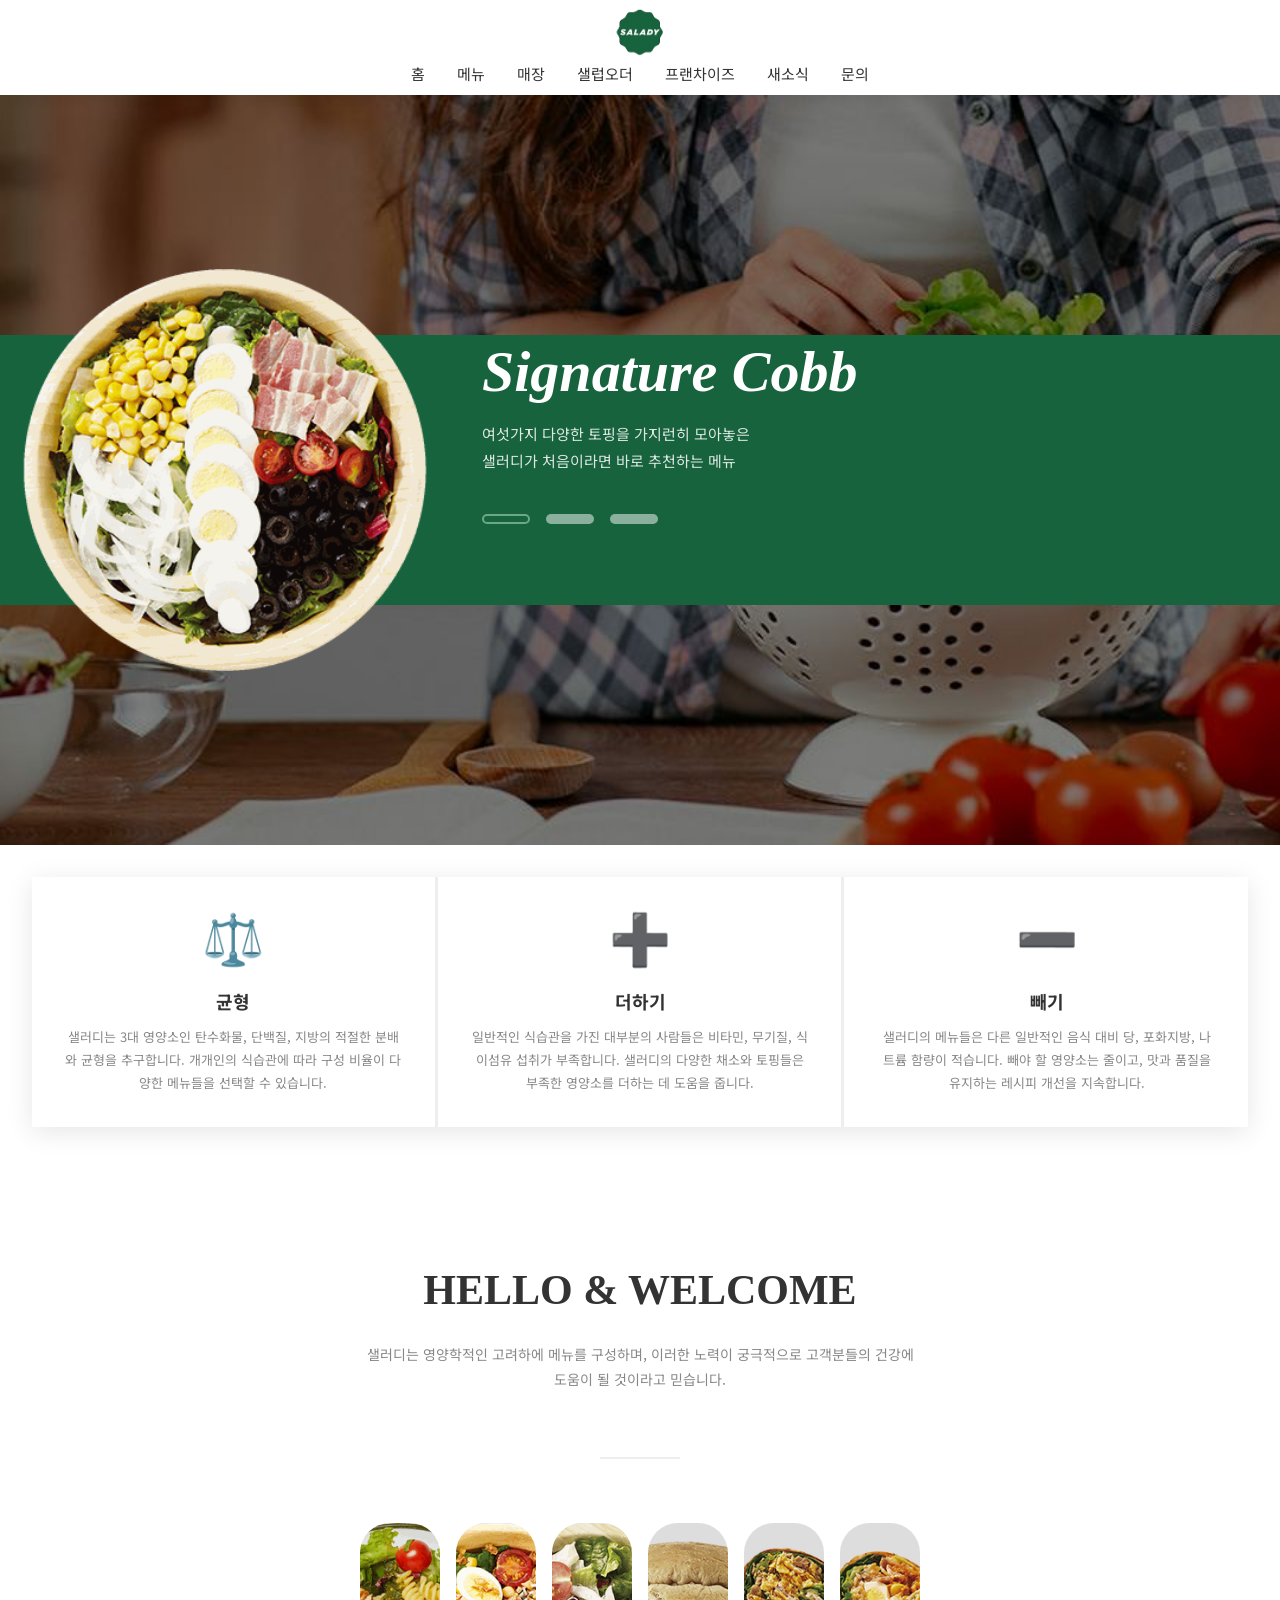
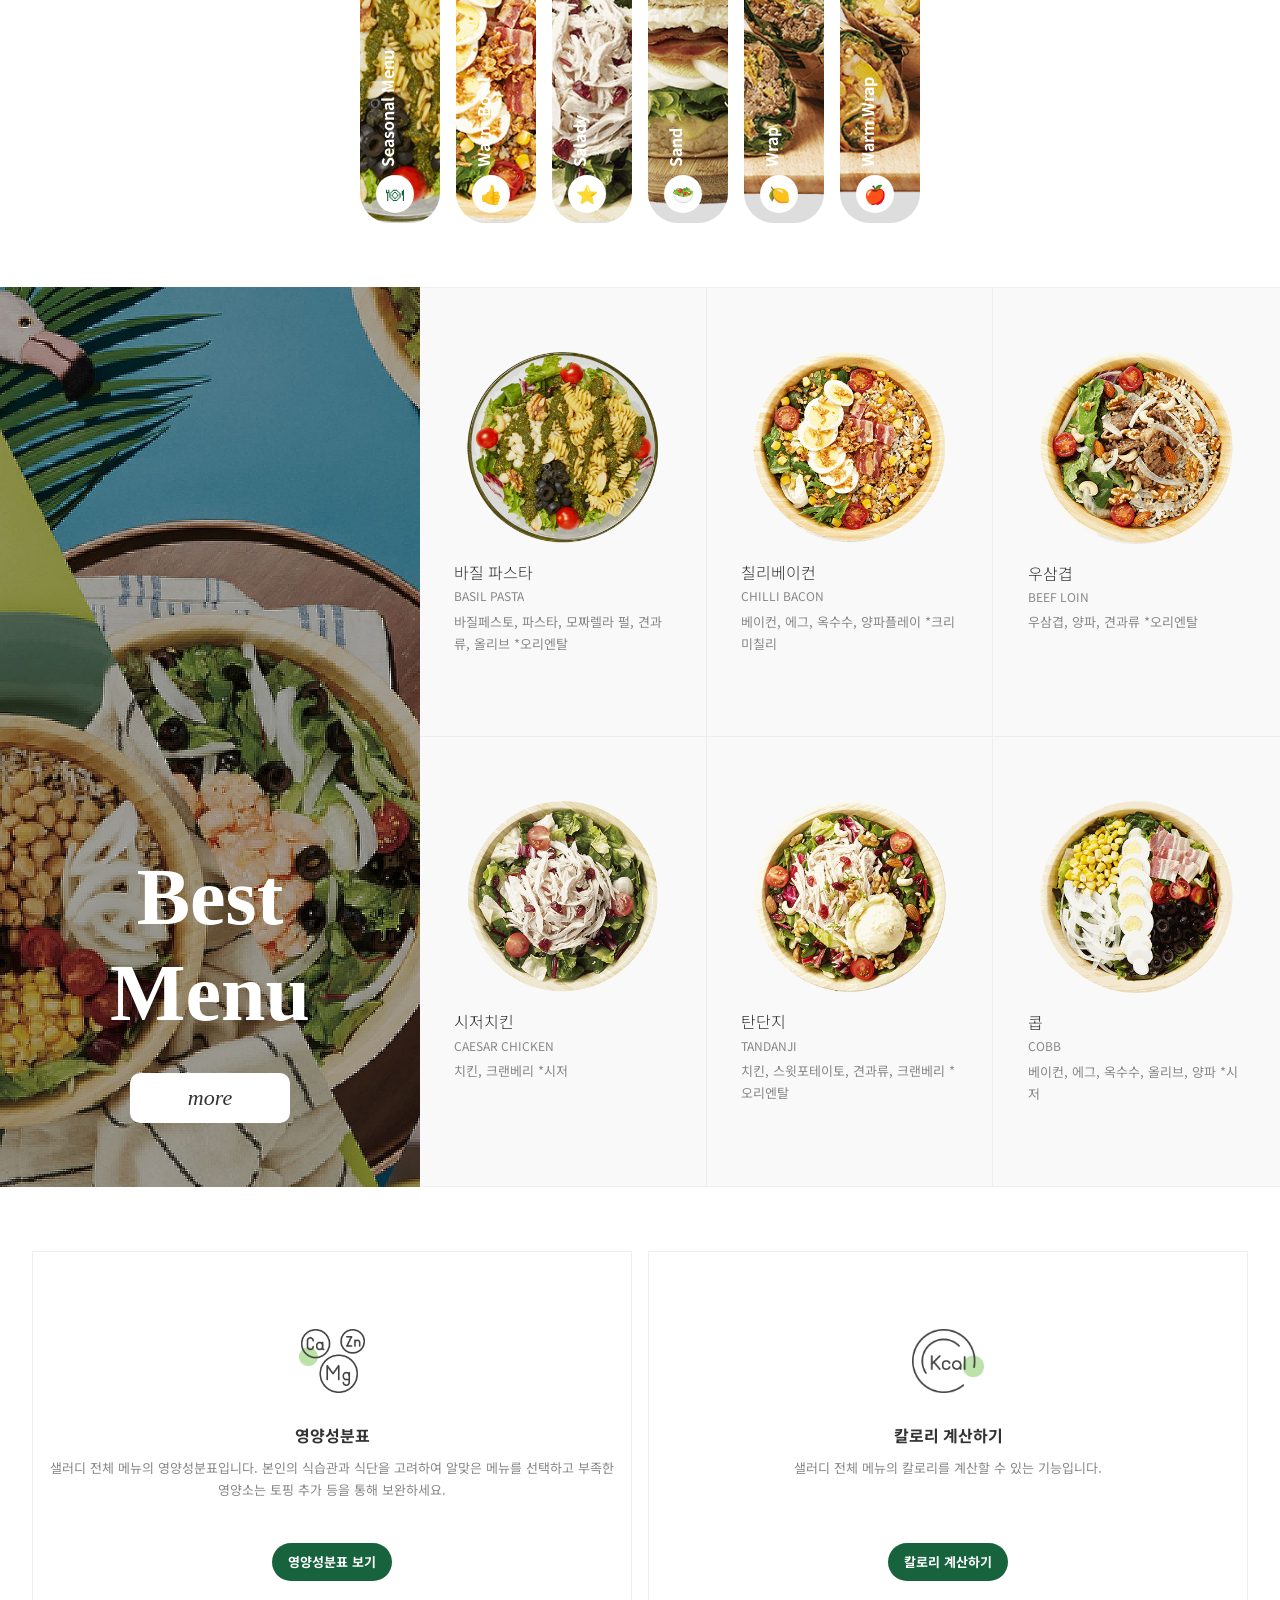
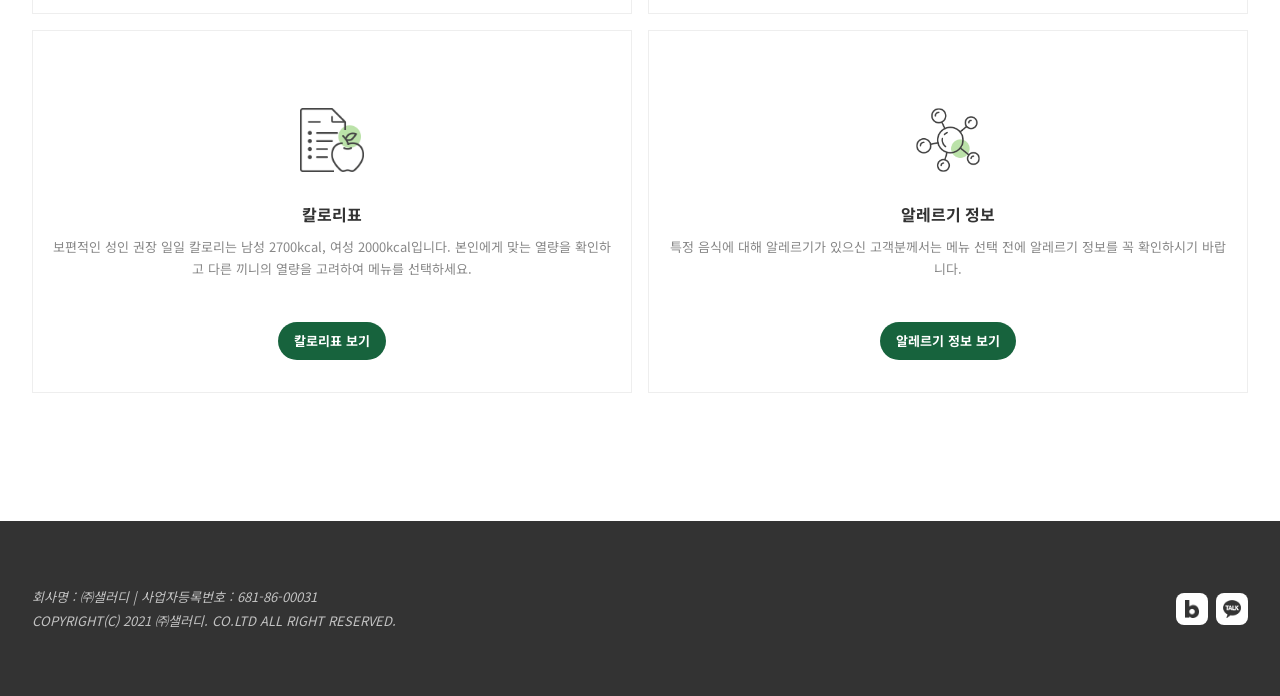
<file: salady/salady-main.html>
<!DOCTYPE html>
<html lang="ko">

<head>
  <meta charset="UTF-8">
  <meta http-equiv="X-UA-Compatible" content="IE=edge">
  <meta name="viewport" content="width=device-width, initial-scale=1.0">
  <title>샐러디 — 건강한 패스트푸드</title>
  <link rel="stylesheet" href="css/style.css">
</head>

<body>
  <!-- resizing gnb overlay -->
  <div class="gnb__overlay" id="gnb-overlay" aria-hidden="true"></div>

  <!-- 헤더 -->
  <header class="site-header" role="banner">
    <div class="site-header__inner">
      <a href="#" class="site-header__logo" aria-label="샐러디 홈으로">
        <img src="img/logo.png" alt="샐러디 로고" />
      </a>
      <nav class="gnb" aria-label="주요 메뉴">
        <!-- 햄버거 버튼 -->
        <button type="button" class="gnb__toggle" aria-expanded="false" aria-controls="gnb-list" aria-label="메뉴 열기">
          <span class="gnb__toggle-bar"></span>
          <span class="gnb__toggle-bar"></span>
          <span class="gnb__toggle-bar"></span>
        </button>
        <ul class="gnb__list" id="gnb-list" role="list">
          <li class="gnb__item"><a href="#">홈</a></li>
          <li class="gnb__item"><a href="#">메뉴</a></li>
          <li class="gnb__item"><a href="#">매장</a></li>
          <li class="gnb__item"><a href="#">샐럽오더</a></li>
          <li class="gnb__item"><a href="#">프랜차이즈</a></li>
          <li class="gnb__item"><a href="#">새소식</a></li>
          <li class="gnb__item"><a href="#">문의</a></li>
        </ul>
      </nav>
    </div>
  </header>

  <main id="main-content">

    <!-- 히어로 슬라이더 (PC) -->
    <section class="hero" aria-label="메인 슬라이더">

      <!-- 배경 -->
      <div class="hero__bg-list" aria-hidden="true">
        <div class="hero__bg-item is-active"></div>
        <div class="hero__bg-item"></div>
        <div class="hero__bg-item"></div>
      </div>

      <!-- 그린 컬러 바 -->
      <div class="hero__color-bar" aria-hidden="true">

        <!-- 콘텐츠 -->
        <div class="hero__content">
          <div class="hero__content-inner">

            <!-- 메뉴 이미지 -->
            <div class="hero__img-wrap" aria-hidden="true">
              <div class="hero__img-item is-active">
                <img src="img/seasonal_salady_img03.png" alt="" />
              </div>
              <div class="hero__img-item">
                <img src="img/seasonal_salady_img02.png" alt="" />
              </div>
              <div class="hero__img-item">
                <img src="img/seasonal_bowl_img01.png" alt="" />
              </div>
            </div>

            <div class="hero__inner">
              <div class="hero__slides">
                <div class="hero__slide is-active">
                  <h2 class="hero__slide-title">Signature Cobb</h2>
                  <p class="hero__slide-desc">여섯가지 다양한 토핑을 가지런히 모아놓은<br />샐러디가 처음이라면 바로 추천하는 메뉴</p>
                </div>
                <div class="hero__slide">
                  <h2 class="hero__slide-title">Tandanji</h2>
                  <p class="hero__slide-desc">닭가슴살에 달콤한 스윗포테이토와 고소한 견과류가!<br />탄수화물, 단백질, 지방이 골고루 들어간 인기 메뉴!</p>
                </div>
                <div class="hero__slide">
                  <h2 class="hero__slide-title">Chili Bacon Warm Bowl</h2>
                  <p class="hero__slide-desc">4가지 든든한 곡물과 신선한 채소, 계란과 베이컨의 꿀조합!<br />크리미칠리 드레싱과 함께여서 더 맛있는 JMT메뉴!</p>
                </div>
              </div>

              <!-- 슬라이드 컨트롤 -->
              <div class="hero__controls" role="tablist" aria-label="슬라이드 선택">
                <button type="button" class="hero__control-btn is-active" role="tab" aria-selected="true"
                  aria-label="1번 슬라이드"></button>
                <button type="button" class="hero__control-btn" role="tab" aria-selected="false"
                  aria-label="2번 슬라이드"></button>
                <button type="button" class="hero__control-btn" role="tab" aria-selected="false"
                  aria-label="3번 슬라이드"></button>
              </div>
            </div>
          </div>
        </div>

      </div>
    </section>

    <!-- 히어로 슬라이더 (모바일) -->
    <section class="hero__mobile" aria-label="메인 슬라이더 (모바일)">
      <div class="hero__mobile-list" id="mobile-slider">
        <div class="hero__mobile-track">
          <div class="hero__mobile-item">
            <img src="img/resizing_slide1.jpg" alt="슬라이드 1" />
          </div>
          <div class="hero__mobile-item">
            <img src="img/resizing_slide2.jpg" alt="슬라이드 2" />
          </div>
          <div class="hero__mobile-item">
            <img src="img/resizing_slide3.jpg" alt="슬라이드 3" />
          </div>
        </div>
      </div>
      <div class="hero__mobile-dots" role="tablist" aria-label="슬라이드 선택">
        <button type="button" class="hero__mobile-dot is-active" role="tab" aria-selected="true"
          aria-label="1번 슬라이드"></button>
        <button type="button" class="hero__mobile-dot" role="tab" aria-selected="false" aria-label="2번 슬라이드"></button>
        <button type="button" class="hero__mobile-dot" role="tab" aria-selected="false" aria-label="3번 슬라이드"></button>
      </div>
    </section>

    <!-- 영양 섹션 -->
    <section class="nutrition" aria-label="샐러디 영양 철학">
      <div class="l-inner">
        <ul class="nutrition__list">
          <li class="nutrition__item">
            <span class="nutrition__icon" aria-hidden="true">⚖️</span>
            <h2 class="nutrition__title">균형</h2>
            <p class="nutrition__desc">샐러디는 3대 영양소인 탄수화물, 단백질, 지방의 적절한 분배와 균형을 추구합니다. 개개인의 식습관에 따라 구성 비율이 다양한 메뉴들을 선택할 수
              있습니다.</p>
          </li>
          <li class="nutrition__item">
            <span class="nutrition__icon" aria-hidden="true">➕</span>
            <h2 class="nutrition__title">더하기</h2>
            <p class="nutrition__desc">일반적인 식습관을 가진 대부분의 사람들은 비타민, 무기질, 식이섬유 섭취가 부족합니다. 샐러디의 다양한 채소와 토핑들은 부족한 영양소를 더하는 데
              도움을 줍니다.</p>
          </li>
          <li class="nutrition__item">
            <span class="nutrition__icon" aria-hidden="true">➖</span>
            <h2 class="nutrition__title">빼기</h2>
            <p class="nutrition__desc">샐러디의 메뉴들은 다른 일반적인 음식 대비 당, 포화지방, 나트륨 함량이 적습니다. 빼야 할 영양소는 줄이고, 맛과 품질을 유지하는 레시피 개선을
              지속합니다.</p>
          </li>
        </ul>
      </div>
    </section>

    <!-- 메뉴 섹션 -->
    <section class="menu-section" aria-label="메뉴 카테고리">
      <div class="l-inner">
        <h2 class="menu-section__heading">HELLO &amp; WELCOME</h2>
        <p class="menu-section__desc">샐러디는 영양학적인 고려하에 메뉴를 구성하며, 이러한 노력이 궁극적으로 고객분들의 건강에 도움이 될 것이라고 믿습니다.</p>
        <hr class="menu-section__divider" />
        <nav aria-label="메뉴 카테고리 이동">
          <ul class="menu-nav__list">
            <li class="menu-nav__item">
              <a href="#" aria-label="Seasonal Menu 보기">
                <span class="menu-nav__label">Seasonal Menu</span>
                <span class="menu-nav__icon" aria-hidden="true">🍽</span>
              </a>
            </li>
            <li class="menu-nav__item">
              <a href="#" aria-label="Warm Bowl 보기">
                <span class="menu-nav__label">Warm Bowl</span>
                <span class="menu-nav__icon" aria-hidden="true">👍</span>
              </a>
            </li>
            <li class="menu-nav__item">
              <a href="#" aria-label="Salady 보기">
                <span class="menu-nav__label">Salady</span>
                <span class="menu-nav__icon" aria-hidden="true">⭐</span>
              </a>
            </li>
            <li class="menu-nav__item">
              <a href="#" aria-label="Sand 보기">
                <span class="menu-nav__label">Sand</span>
                <span class="menu-nav__icon" aria-hidden="true">🥗</span>
              </a>
            </li>
            <li class="menu-nav__item">
              <a href="#" aria-label="Wrap 보기">
                <span class="menu-nav__label">Wrap</span>
                <span class="menu-nav__icon" aria-hidden="true">🍋</span>
              </a>
            </li>
            <li class="menu-nav__item">
              <a href="#" aria-label="Warm Wrap 보기">
                <span class="menu-nav__label">Warm Wrap</span>
                <span class="menu-nav__icon" aria-hidden="true">🍎</span>
              </a>
            </li>
          </ul>
        </nav>
      </div>
    </section>

    <!-- 베스트 메뉴 -->
    <section class="best-menu" aria-label="베스트 메뉴">
      <div class="best-menu__title-area">
        <h2 class="best-menu__heading">Best<br />Menu</h2>
        <a href="#" class="best-menu__more" aria-label="베스트 메뉴 더보기">more</a>
      </div>
      <ul class="best-menu__card-list">
        <li class="best-menu__card">
          <img class="best-menu__card-img" src="img/seasonal_salady_img07.png" alt="바질 파스타" />
          <div class="best-menu__card-body">
            <h3 class="best-menu__card-name">바질 파스타</h3>
            <span class="best-menu__card-en">BASIL PASTA</span>
            <p class="best-menu__card-desc">바질페스토, 파스타, 모짜렐라 펄, 견과류, 올리브 *오리엔탈</p>
          </div>
        </li>
        <li class="best-menu__card">
          <img class="best-menu__card-img" src="img/seasonal_bowl_img01.png" alt="칠리베이컨" />
          <div class="best-menu__card-body">
            <h3 class="best-menu__card-name">칠리베이컨</h3>
            <span class="best-menu__card-en">CHILLI BACON</span>
            <p class="best-menu__card-desc">베이컨, 에그, 옥수수, 양파플레이 *크리미칠리</p>
          </div>
        </li>
        <li class="best-menu__card">
          <img class="best-menu__card-img" src="img/seasonal_bowl_img02.png" alt="우삼겹" />
          <div class="best-menu__card-body">
            <h3 class="best-menu__card-name">우삼겹</h3>
            <span class="best-menu__card-en">BEEF LOIN</span>
            <p class="best-menu__card-desc">우삼겹, 양파, 견과류 *오리엔탈</p>
          </div>
        </li>
        <li class="best-menu__card">
          <img class="best-menu__card-img" src="img/seasonal_salady_img01.png" alt="시저치킨" />
          <div class="best-menu__card-body">
            <h3 class="best-menu__card-name">시저치킨</h3>
            <span class="best-menu__card-en">CAESAR CHICKEN</span>
            <p class="best-menu__card-desc">치킨, 크랜베리 *시저</p>
          </div>
        </li>
        <li class="best-menu__card">
          <img class="best-menu__card-img" src="img/seasonal_salady_img02.png" alt="탄단지" />
          <div class="best-menu__card-body">
            <h3 class="best-menu__card-name">탄단지</h3>
            <span class="best-menu__card-en">TANDANJI</span>
            <p class="best-menu__card-desc">치킨, 스윗포테이토, 견과류, 크랜베리 *오리엔탈</p>
          </div>
        </li>
        <li class="best-menu__card">
          <img class="best-menu__card-img" src="img/seasonal_salady_img03.png" alt="콥" />
          <div class="best-menu__card-body">
            <h3 class="best-menu__card-name">콥</h3>
            <span class="best-menu__card-en">COBB</span>
            <p class="best-menu__card-desc">베이컨, 에그, 옥수수, 올리브, 양파 *시저</p>
          </div>
        </li>
      </ul>
    </section>

    <!-- 배너 -->
    <div class="banner" role="img" aria-label="샐러디 브랜드 이미지"></div>

    <!-- 가이드 섹션 -->
    <section class="guide" aria-label="영양 가이드">
      <div class="l-inner">
        <ul class="guide__list">
          <li class="guide__item">
            <div class="guide__img-wrap">
              <div class="guide__img-bg" aria-hidden="true"></div>
              <img class="guide__img" src="img/guide-icon1.gif" alt="" aria-hidden="true" />
            </div>
            <h2 class="guide__title">영양성분표</h2>
            <p class="guide__desc">샐러디 전체 메뉴의 영양성분표입니다. 본인의 식습관과 식단을 고려하여 알맞은 메뉴를 선택하고 부족한 영양소는 토핑 추가 등을 통해 보완하세요.</p>
            <a href="#" class="guide__btn">영양성분표 보기</a>
          </li>
          <li class="guide__item">
            <div class="guide__img-wrap">
              <div class="guide__img-bg" aria-hidden="true"></div>
              <img class="guide__img" src="img/guide-icon2.gif" alt="" aria-hidden="true" />
            </div>
            <h2 class="guide__title">칼로리 계산하기</h2>
            <p class="guide__desc">샐러디 전체 메뉴의 칼로리를 계산할 수 있는 기능입니다.</p>
            <a href="#" class="guide__btn">칼로리 계산하기</a>
          </li>
          <li class="guide__item">
            <div class="guide__img-wrap">
              <div class="guide__img-bg" aria-hidden="true"></div>
              <img class="guide__img" src="img/guide-icon3.gif" alt="" aria-hidden="true" />
            </div>
            <h2 class="guide__title">칼로리표</h2>
            <p class="guide__desc">보편적인 성인 권장 일일 칼로리는 남성 2700kcal, 여성 2000kcal입니다. 본인에게 맞는 열량을 확인하고 다른 끼니의 열량을 고려하여 메뉴를
              선택하세요.</p>
            <a href="#" class="guide__btn">칼로리표 보기</a>
          </li>
          <li class="guide__item">
            <div class="guide__img-wrap">
              <div class="guide__img-bg" aria-hidden="true"></div>
              <img class="guide__img" src="img/guide-icon4.gif" alt="" aria-hidden="true" />
            </div>
            <h2 class="guide__title">알레르기 정보</h2>
            <p class="guide__desc">특정 음식에 대해 알레르기가 있으신 고객분께서는 메뉴 선택 전에 알레르기 정보를 꼭 확인하시기 바랍니다.</p>
            <a href="#" class="guide__btn">알레르기 정보 보기</a>
          </li>
        </ul>
      </div>
    </section>

  </main>

  <!-- 푸터 -->
  <footer class="site-footer" role="contentinfo">
    <div class="site-footer__inner">
      <address class="site-footer__address" aria-label="회사 정보">
        회사명 : ㈜샐러디 | 사업자등록번호 : 681-86-00031<br />
        COPYRIGHT(C) 2021 ㈜샐러디. CO.LTD ALL RIGHT RESERVED.
      </address>
      <ul class="site-footer__sns" aria-label="SNS 링크">
        <li class="site-footer__sns-item">
          <a href="#" aria-label="블로그">
            <img src="img/gnb_blog_ico.png" alt="블로그" />
          </a>
        </li>
        <li class="site-footer__sns-item">
          <a href="#" aria-label="카카오">
            <img src="img/gnb_kko_ico.png" alt="카카오" />
          </a>
        </li>
      </ul>
    </div>
  </footer>

  <!-- TOP 버튼 -->
  <button type="button" class="top-btn" id="top-btn" aria-label="페이지 상단으로 이동">
    TOP ↑
  </button>

  <script src="js/ui.js"></script>
</body>

</html>
</file>
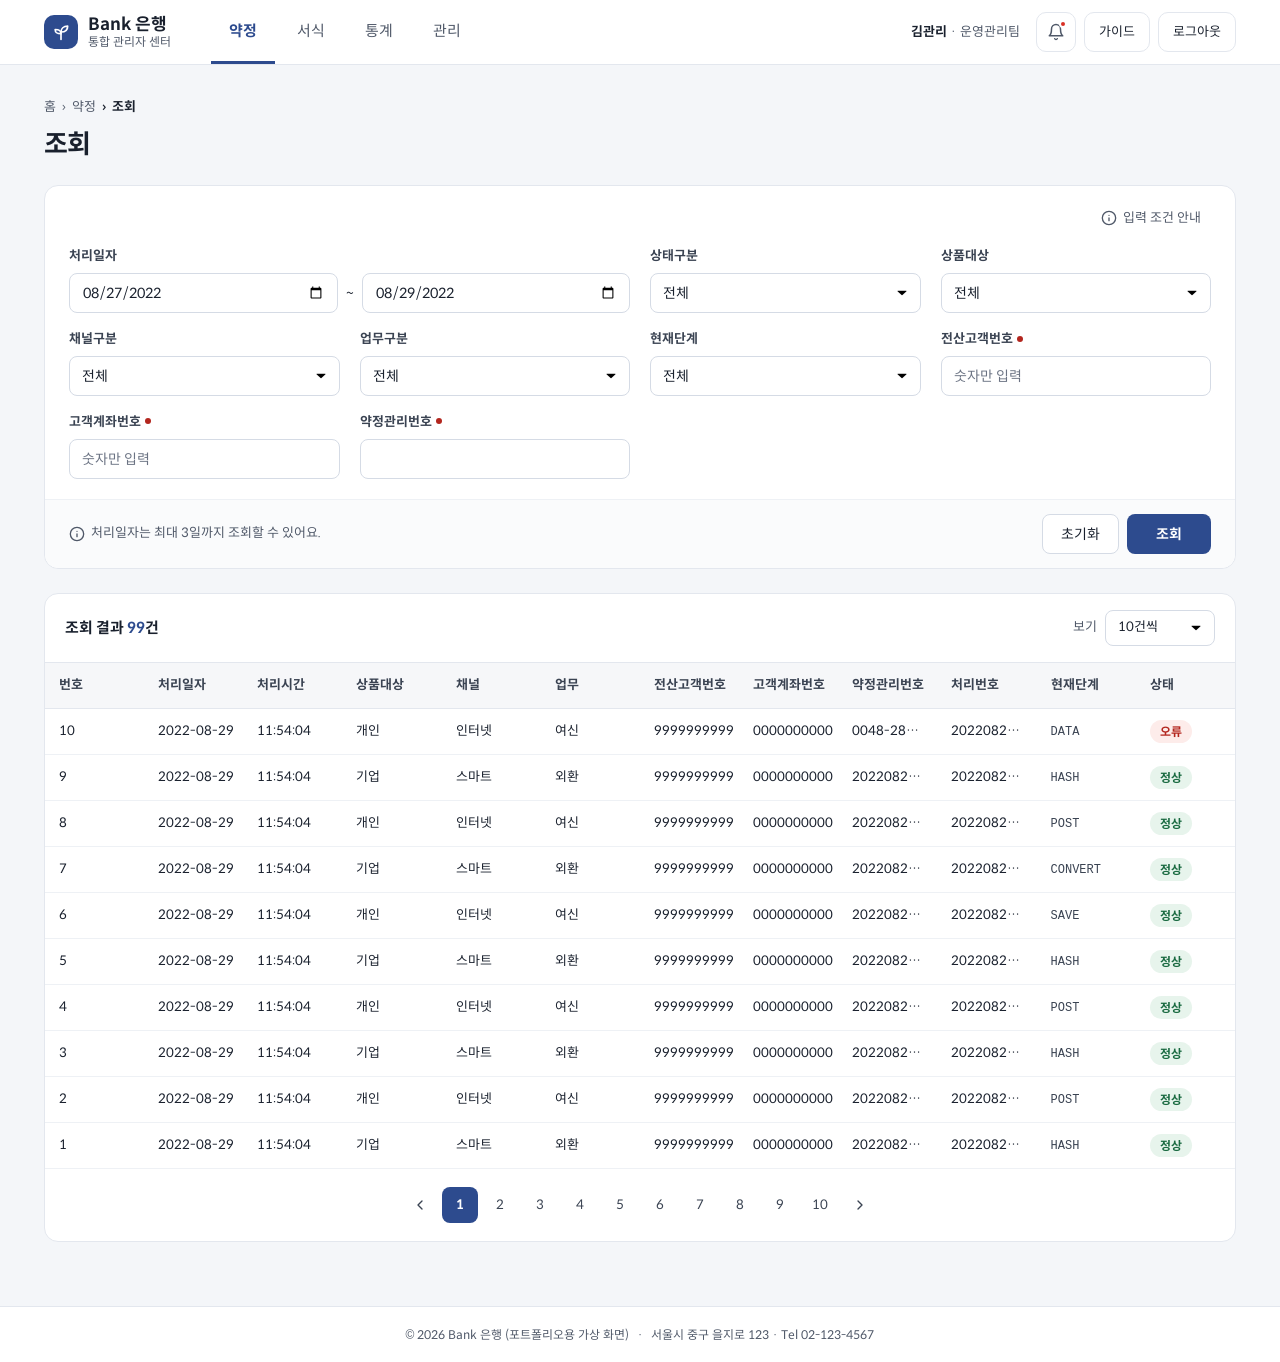
<file: bank/html/list.html>
<!DOCTYPE html>
<html lang="ko">

<head>
  <meta charset="UTF-8" />
  <meta name="viewport" content="width=device-width, initial-scale=1.0" />
  <meta name="format-detection" content="telephone=no" />
  <title>조회 | Bank 은행 통합 관리자 센터</title>
  <link rel="stylesheet" href="../css/style.css" />
  <script src="../js/load/admin-header.js"></script>
</head>

<body class="min-width">
  <div class="wrap">

    <!-- 공통 헤더 (Web Component) -->
    <header class="common-header">
      <admin-header current="agreement" current-sub="agreement-list"></admin-header>
    </header>

    <main id="main-content" class="container max-width">

      <div class="page-header">
        <nav class="breadcrumb" aria-label="현재 위치">
          <ol class="breadcrumb__list">
            <li class="breadcrumb__item"><a href="./main.html">홈</a></li>
            <li class="breadcrumb__item">약정</li>
            <li class="breadcrumb__item" aria-current="page">조회</li>
          </ol>
        </nav>
        <h1 class="page-header__title">조회</h1>
      </div>

      <!-- 검색 조건 -->
      <search>
        <form class="search-form panel" action="#" aria-label="약정 조회 조건">

          <div class="search-form__head">
            <!-- 입력 조건 가이드 : 완전 일치 / 부분 일치 -->
            <div class="tooltip-wrap">
              <button type="button" class="guide-btn tooltip__trigger--static" aria-describedby="match-guide">
                <svg aria-hidden="true" width="16" height="16" viewBox="0 0 24 24" fill="none" stroke="currentColor" stroke-width="2" stroke-linecap="round" stroke-linejoin="round"><circle cx="12" cy="12" r="10" /><path d="M12 16v-4" /><path d="M12 8h.01" /></svg>
                입력 조건 안내
              </button>
              <div id="match-guide" class="tooltip__desc" role="tooltip" hidden>
                항목명 옆 점으로 검색 방식을 구분해요.<br />
                빨간 점 : 입력한 값과 모두 일치<br />
                초록 점 : 1글자 이상 포함
              </div>
            </div>
          </div>

          <div class="search-form__grid">
            <fieldset class="field field--wide">
              <legend class="field__label">처리일자</legend>
              <div class="field__range">
                <input type="date" class="input" id="inp1_01" aria-label="처리일자 시작일" value="2022-08-27" />
                <span aria-hidden="true">~</span>
                <input type="date" class="input" id="inp1_02" aria-label="처리일자 종료일" value="2022-08-29" />
              </div>
            </fieldset>
          <div class="field">
            <label class="field__label" for="inp_04">상태구분</label>
            <select class="select" id="inp_04">
              <option>전체</option>
              <option>정상</option>
              <option>오류</option>
            </select>
          </div>
          <div class="field">
            <label class="field__label" for="inp_01">상품대상</label>
            <select class="select" id="inp_01">
              <option>전체</option>
              <option>개인</option>
              <option>기업</option>
            </select>
          </div>
          <div class="field">
            <label class="field__label" for="inp_02">채널구분</label>
            <select class="select" id="inp_02">
              <option>전체</option>
              <option>인터넷</option>
              <option>스마트</option>
              <option>BOX</option>
              <option>소상공인</option>
            </select>
          </div>
          <div class="field">
            <label class="field__label" for="inp_03">업무구분</label>
            <select class="select" id="inp_03">
              <option>전체</option>
              <option>여신</option>
              <option>외환</option>
            </select>
          </div>
          <div class="field">
            <label class="field__label" for="inp_08">현재단계</label>
            <select class="select" id="inp_08">
              <option>전체</option>
              <option>DATA</option>
              <option>HASH</option>
              <option>POST</option>
              <option>CONVERT</option>
              <option>SAVE</option>
            </select>
          </div>
          <div class="field">
            <label class="field__label" for="inp_05">전산고객번호<span class="match-mark match-mark--perfect" aria-hidden="true"></span><span class="a11y-hidden">(완전 일치)</span></label>
            <input type="search" class="input" id="inp_05" inputmode="numeric" placeholder="숫자만 입력" />
          </div>
          <div class="field">
            <label class="field__label" for="inp_06">고객계좌번호<span class="match-mark match-mark--perfect" aria-hidden="true"></span><span class="a11y-hidden">(완전 일치)</span></label>
            <input type="search" class="input" id="inp_06" inputmode="numeric" placeholder="숫자만 입력" />
          </div>
          <div class="field">
            <label class="field__label" for="inp_07">약정관리번호<span class="match-mark match-mark--perfect" aria-hidden="true"></span><span class="a11y-hidden">(완전 일치)</span></label>
            <input type="search" class="input" id="inp_07" inputmode="numeric" />
          </div>
          </div>

          <div class="panel__foot">
            <p class="panel__note">
              <svg aria-hidden="true" width="16" height="16" viewBox="0 0 24 24" fill="none" stroke="currentColor" stroke-width="2" stroke-linecap="round" stroke-linejoin="round"><circle cx="12" cy="12" r="10" /><path d="M12 16v-4" /><path d="M12 8h.01" /></svg>
              처리일자는 최대 3일까지 조회할 수 있어요.
            </p>
            <div class="search-form__btns">
              <button type="reset" class="btn btn--outline">초기화</button>
              <button type="submit" class="btn btn--primary btn--wide">조회</button>
            </div>
          </div>
        </form>
      </search>

      <!-- 결과 -->
      <section class="result panel" aria-labelledby="result-title">
        <div class="result__head">
          <!-- aria-live : 조회 결과 건수가 바뀌면 스크린리더에 알림 -->
          <h2 class="result__count" id="result-title" aria-live="polite">조회 결과 <strong>99</strong>건</h2>
          <div class="result__size">
            <label for="page-size">보기</label>
            <select class="select" id="page-size">
              <option>10건씩</option>
              <option>20건씩</option>
              <option>50건씩</option>
            </select>
          </div>
        </div>

        <div class="result__scroll">
          <table class="data-table">
            <caption class="a11y-hidden">약정 조회 결과</caption>
            <thead>
              <tr>
                <th scope="col">번호</th>
                <th scope="col">처리일자</th>
                <th scope="col">처리시간</th>
                <th scope="col">상품대상</th>
                <th scope="col">채널</th>
                <th scope="col">업무</th>
                <th scope="col">전산고객번호</th>
                <th scope="col">고객계좌번호</th>
                <th scope="col">약정관리번호</th>
                <th scope="col">처리번호</th>
                <th scope="col">현재단계</th>
                <th scope="col">상태</th>
              </tr>
            </thead>
            <tbody>
              <!-- 결과가 없을 때 : hidden 제거 -->
              <tr hidden>
                <td colspan="12" class="data-table__empty">조회 결과가 없어요.</td>
              </tr>
                <tr>
                  <td>10</td>
                  <td>2022-08-29</td>
                  <td>11:54:04</td>
                  <td>개인</td>
                  <td>인터넷</td>
                  <td>여신</td>
                  <td>9999999999</td>
                  <td>0000000000</td>
                  <td class="data-table__long">
                    <button type="button" class="tooltip__trigger tooltip__trigger--dynamic" data-tooltip="0048-2849-1029-8472">0048-2849-1029-8472</button>
                  </td>
                  <td class="data-table__long">
                    <button type="button" class="tooltip__trigger tooltip__trigger--dynamic" data-tooltip="202208290000008202208290000008202208290000008202208290000008">202208290000008202208290000008202208290000008202208290000008</button>
                  </td>
                  <td><span class="data-table__code">DATA</span></td>
                  <td><span class="status status--error">오류</span></td>
                </tr>
                <tr>
                  <td>9</td>
                  <td>2022-08-29</td>
                  <td>11:54:04</td>
                  <td>기업</td>
                  <td>스마트</td>
                  <td>외환</td>
                  <td>9999999999</td>
                  <td>0000000000</td>
                  <td class="data-table__long">
                    <button type="button" class="tooltip__trigger tooltip__trigger--dynamic" data-tooltip="202208290000008202208290000008202208290000008202208290000008">202208290000008202208290000008202208290000008202208290000008</button>
                  </td>
                  <td class="data-table__long">
                    <button type="button" class="tooltip__trigger tooltip__trigger--dynamic" data-tooltip="202208290000008202208290000008202208290000008202208290000008">202208290000008202208290000008202208290000008202208290000008</button>
                  </td>
                  <td><span class="data-table__code">HASH</span></td>
                  <td><span class="status status--ok">정상</span></td>
                </tr>
                <tr>
                  <td>8</td>
                  <td>2022-08-29</td>
                  <td>11:54:04</td>
                  <td>개인</td>
                  <td>인터넷</td>
                  <td>여신</td>
                  <td>9999999999</td>
                  <td>0000000000</td>
                  <td class="data-table__long">
                    <button type="button" class="tooltip__trigger tooltip__trigger--dynamic" data-tooltip="202208290000008202208290000008202208290000008202208290000008">202208290000008202208290000008202208290000008202208290000008</button>
                  </td>
                  <td class="data-table__long">
                    <button type="button" class="tooltip__trigger tooltip__trigger--dynamic" data-tooltip="202208290000008202208290000008202208290000008202208290000008">202208290000008202208290000008202208290000008202208290000008</button>
                  </td>
                  <td><span class="data-table__code">POST</span></td>
                  <td><span class="status status--ok">정상</span></td>
                </tr>
                <tr>
                  <td>7</td>
                  <td>2022-08-29</td>
                  <td>11:54:04</td>
                  <td>기업</td>
                  <td>스마트</td>
                  <td>외환</td>
                  <td>9999999999</td>
                  <td>0000000000</td>
                  <td class="data-table__long">
                    <button type="button" class="tooltip__trigger tooltip__trigger--dynamic" data-tooltip="202208290000008202208290000008202208290000008202208290000008">202208290000008202208290000008202208290000008202208290000008</button>
                  </td>
                  <td class="data-table__long">
                    <button type="button" class="tooltip__trigger tooltip__trigger--dynamic" data-tooltip="202208290000008202208290000008202208290000008202208290000008">202208290000008202208290000008202208290000008202208290000008</button>
                  </td>
                  <td><span class="data-table__code">CONVERT</span></td>
                  <td><span class="status status--ok">정상</span></td>
                </tr>
                <tr>
                  <td>6</td>
                  <td>2022-08-29</td>
                  <td>11:54:04</td>
                  <td>개인</td>
                  <td>인터넷</td>
                  <td>여신</td>
                  <td>9999999999</td>
                  <td>0000000000</td>
                  <td class="data-table__long">
                    <button type="button" class="tooltip__trigger tooltip__trigger--dynamic" data-tooltip="202208290000008202208290000008202208290000008202208290000008">202208290000008202208290000008202208290000008202208290000008</button>
                  </td>
                  <td class="data-table__long">
                    <button type="button" class="tooltip__trigger tooltip__trigger--dynamic" data-tooltip="202208290000008202208290000008202208290000008202208290000008">202208290000008202208290000008202208290000008202208290000008</button>
                  </td>
                  <td><span class="data-table__code">SAVE</span></td>
                  <td><span class="status status--ok">정상</span></td>
                </tr>
                <tr>
                  <td>5</td>
                  <td>2022-08-29</td>
                  <td>11:54:04</td>
                  <td>기업</td>
                  <td>스마트</td>
                  <td>외환</td>
                  <td>9999999999</td>
                  <td>0000000000</td>
                  <td class="data-table__long">
                    <button type="button" class="tooltip__trigger tooltip__trigger--dynamic" data-tooltip="202208290000008202208290000008202208290000008202208290000008">202208290000008202208290000008202208290000008202208290000008</button>
                  </td>
                  <td class="data-table__long">
                    <button type="button" class="tooltip__trigger tooltip__trigger--dynamic" data-tooltip="202208290000008202208290000008202208290000008202208290000008">202208290000008202208290000008202208290000008202208290000008</button>
                  </td>
                  <td><span class="data-table__code">HASH</span></td>
                  <td><span class="status status--ok">정상</span></td>
                </tr>
                <tr>
                  <td>4</td>
                  <td>2022-08-29</td>
                  <td>11:54:04</td>
                  <td>개인</td>
                  <td>인터넷</td>
                  <td>여신</td>
                  <td>9999999999</td>
                  <td>0000000000</td>
                  <td class="data-table__long">
                    <button type="button" class="tooltip__trigger tooltip__trigger--dynamic" data-tooltip="202208290000008202208290000008202208290000008202208290000008">202208290000008202208290000008202208290000008202208290000008</button>
                  </td>
                  <td class="data-table__long">
                    <button type="button" class="tooltip__trigger tooltip__trigger--dynamic" data-tooltip="202208290000008202208290000008202208290000008202208290000008">202208290000008202208290000008202208290000008202208290000008</button>
                  </td>
                  <td><span class="data-table__code">POST</span></td>
                  <td><span class="status status--ok">정상</span></td>
                </tr>
                <tr>
                  <td>3</td>
                  <td>2022-08-29</td>
                  <td>11:54:04</td>
                  <td>기업</td>
                  <td>스마트</td>
                  <td>외환</td>
                  <td>9999999999</td>
                  <td>0000000000</td>
                  <td class="data-table__long">
                    <button type="button" class="tooltip__trigger tooltip__trigger--dynamic" data-tooltip="202208290000008202208290000008202208290000008202208290000008">202208290000008202208290000008202208290000008202208290000008</button>
                  </td>
                  <td class="data-table__long">
                    <button type="button" class="tooltip__trigger tooltip__trigger--dynamic" data-tooltip="202208290000008202208290000008202208290000008202208290000008">202208290000008202208290000008202208290000008202208290000008</button>
                  </td>
                  <td><span class="data-table__code">HASH</span></td>
                  <td><span class="status status--ok">정상</span></td>
                </tr>
                <tr>
                  <td>2</td>
                  <td>2022-08-29</td>
                  <td>11:54:04</td>
                  <td>개인</td>
                  <td>인터넷</td>
                  <td>여신</td>
                  <td>9999999999</td>
                  <td>0000000000</td>
                  <td class="data-table__long">
                    <button type="button" class="tooltip__trigger tooltip__trigger--dynamic" data-tooltip="202208290000008202208290000008202208290000008202208290000008">202208290000008202208290000008202208290000008202208290000008</button>
                  </td>
                  <td class="data-table__long">
                    <button type="button" class="tooltip__trigger tooltip__trigger--dynamic" data-tooltip="202208290000008202208290000008202208290000008202208290000008">202208290000008202208290000008202208290000008202208290000008</button>
                  </td>
                  <td><span class="data-table__code">POST</span></td>
                  <td><span class="status status--ok">정상</span></td>
                </tr>
                <tr>
                  <td>1</td>
                  <td>2022-08-29</td>
                  <td>11:54:04</td>
                  <td>기업</td>
                  <td>스마트</td>
                  <td>외환</td>
                  <td>9999999999</td>
                  <td>0000000000</td>
                  <td class="data-table__long">
                    <button type="button" class="tooltip__trigger tooltip__trigger--dynamic" data-tooltip="202208290000008202208290000008202208290000008202208290000008">202208290000008202208290000008202208290000008202208290000008</button>
                  </td>
                  <td class="data-table__long">
                    <button type="button" class="tooltip__trigger tooltip__trigger--dynamic" data-tooltip="202208290000008202208290000008202208290000008202208290000008">202208290000008202208290000008202208290000008202208290000008</button>
                  </td>
                  <td><span class="data-table__code">HASH</span></td>
                  <td><span class="status status--ok">정상</span></td>
                </tr>
            </tbody>
          </table>
        </div>

        <nav class="paginate" aria-label="페이지 이동">
          <ul class="paginate__list">
            <li class="paginate__item">
              <a href="#" class="paginate__prev" aria-label="이전 페이지">
                <svg aria-hidden="true" width="16" height="16" viewBox="0 0 24 24" fill="none" stroke="currentColor" stroke-width="2" stroke-linecap="round" stroke-linejoin="round"><path d="M15 18l-6-6 6-6" /></svg>
              </a>
            </li>
          <li class="paginate__item"><a href="#" class="paginate__link" aria-current="page" aria-label="1페이지">1</a></li>
          <li class="paginate__item"><a href="#" class="paginate__link" aria-label="2페이지">2</a></li>
          <li class="paginate__item"><a href="#" class="paginate__link" aria-label="3페이지">3</a></li>
          <li class="paginate__item"><a href="#" class="paginate__link" aria-label="4페이지">4</a></li>
          <li class="paginate__item"><a href="#" class="paginate__link" aria-label="5페이지">5</a></li>
          <li class="paginate__item"><a href="#" class="paginate__link" aria-label="6페이지">6</a></li>
          <li class="paginate__item"><a href="#" class="paginate__link" aria-label="7페이지">7</a></li>
          <li class="paginate__item"><a href="#" class="paginate__link" aria-label="8페이지">8</a></li>
          <li class="paginate__item"><a href="#" class="paginate__link" aria-label="9페이지">9</a></li>
          <li class="paginate__item"><a href="#" class="paginate__link" aria-label="10페이지">10</a></li>
            <li class="paginate__item">
              <a href="#" class="paginate__next" aria-label="다음 페이지">
                <svg aria-hidden="true" width="16" height="16" viewBox="0 0 24 24" fill="none" stroke="currentColor" stroke-width="2" stroke-linecap="round" stroke-linejoin="round"><path d="M9 6l6 6-6 6" /></svg>
              </a>
            </li>
          </ul>
        </nav>
      </section>
    </main>

    <footer class="site-footer">
      <p class="footer__copyright">&copy; 2026 Bank 은행 (포트폴리오용 가상 화면)</p>
      <address class="footer__contact">서울시 중구 을지로 123 · Tel 02-123-4567</address>
    </footer>

  </div>

  <script src="../js/ui.js"></script>
</body>

</html>
</file>
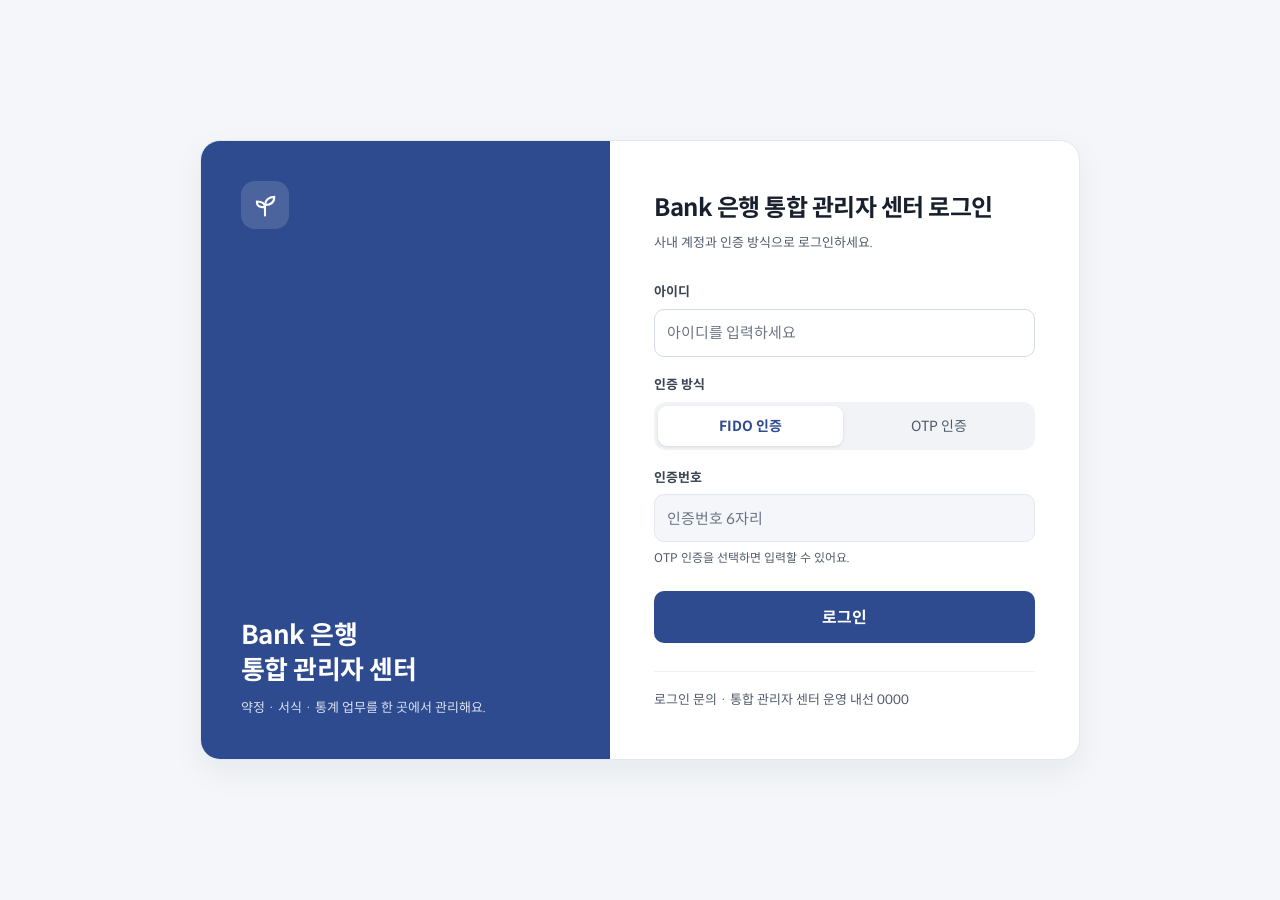
<file: bank/html/login.html>
<!DOCTYPE html>
<html lang="ko">

<head>
  <meta charset="UTF-8" />
  <meta name="viewport" content="width=device-width, initial-scale=1.0" />
  <meta name="format-detection" content="telephone=no" />
  <title>로그인 | Bank 은행 통합 관리자 센터</title>
  <link rel="stylesheet" href="../css/style.css" />
</head>

<body>
  <main id="main-content" class="login">
    <div class="login__box">

      <!-- 브랜드 영역 : 장식이라 스크린리더에서 숨김 -->
      <div class="login__brand" aria-hidden="true">
        <span class="login__mark">
          <svg width="28" height="28" viewBox="0 0 24 24" fill="none" stroke="currentColor" stroke-width="1.8" stroke-linecap="round" stroke-linejoin="round"><path d="M12 21v-9" /><path d="M12 12c0-4 3-7 8-7 0 5-3 7-8 7z" /><path d="M12 14c0-3-2-5-7-5 0 4 2 5 7 5z" /></svg>
        </span>
        <div>
          <p class="login__brand-title">Bank 은행<br />통합 관리자 센터</p>
          <p class="login__brand-desc">약정 · 서식 · 통계 업무를 한 곳에서 관리해요.</p>
        </div>
      </div>

      <section class="login__section" aria-labelledby="login-title">
        <h1 class="login__title" id="login-title">Bank 은행 통합 관리자 센터 로그인</h1>
        <p class="login__desc">사내 계정과 인증 방식으로 로그인하세요.</p>

        <!-- 포트폴리오용 : 로그인하면 메인 화면으로 이동 -->
        <form class="login__form" action="./main.html">
          <div class="field">
            <label for="userId" class="field__label">아이디</label>
            <input type="text" id="userId" class="input input--lg" name="userId" placeholder="아이디를 입력하세요" autocomplete="username" />
          </div>

          <fieldset class="field">
            <legend class="field__label">인증 방식</legend>
            <div class="segment">
              <input type="radio" class="segment__input" id="fidoNum" name="login__radio-btn" value="fido" checked />
              <label class="segment__label" for="fidoNum">FIDO 인증</label>
              <input type="radio" class="segment__input" id="otpNum" name="login__radio-btn" value="otp" />
              <label class="segment__label" for="otpNum">OTP 인증</label>
            </div>
          </fieldset>

          <div class="field">
            <label for="password" class="field__label">인증번호</label>
            <input type="password" id="password" class="input input--lg" name="password" placeholder="인증번호 6자리" disabled aria-describedby="password-guide" autocomplete="one-time-code" />
            <p id="password-guide" class="field__hint">OTP 인증을 선택하면 입력할 수 있어요.</p>
          </div>

          <button type="submit" class="btn btn--primary btn--lg">로그인</button>
        </form>

        <p class="login-notice">로그인 문의 · 통합 관리자 센터 운영 내선 0000</p>
      </section>
    </div>
  </main>

  <script src="../js/ui.js"></script>
</body>

</html>
</file>
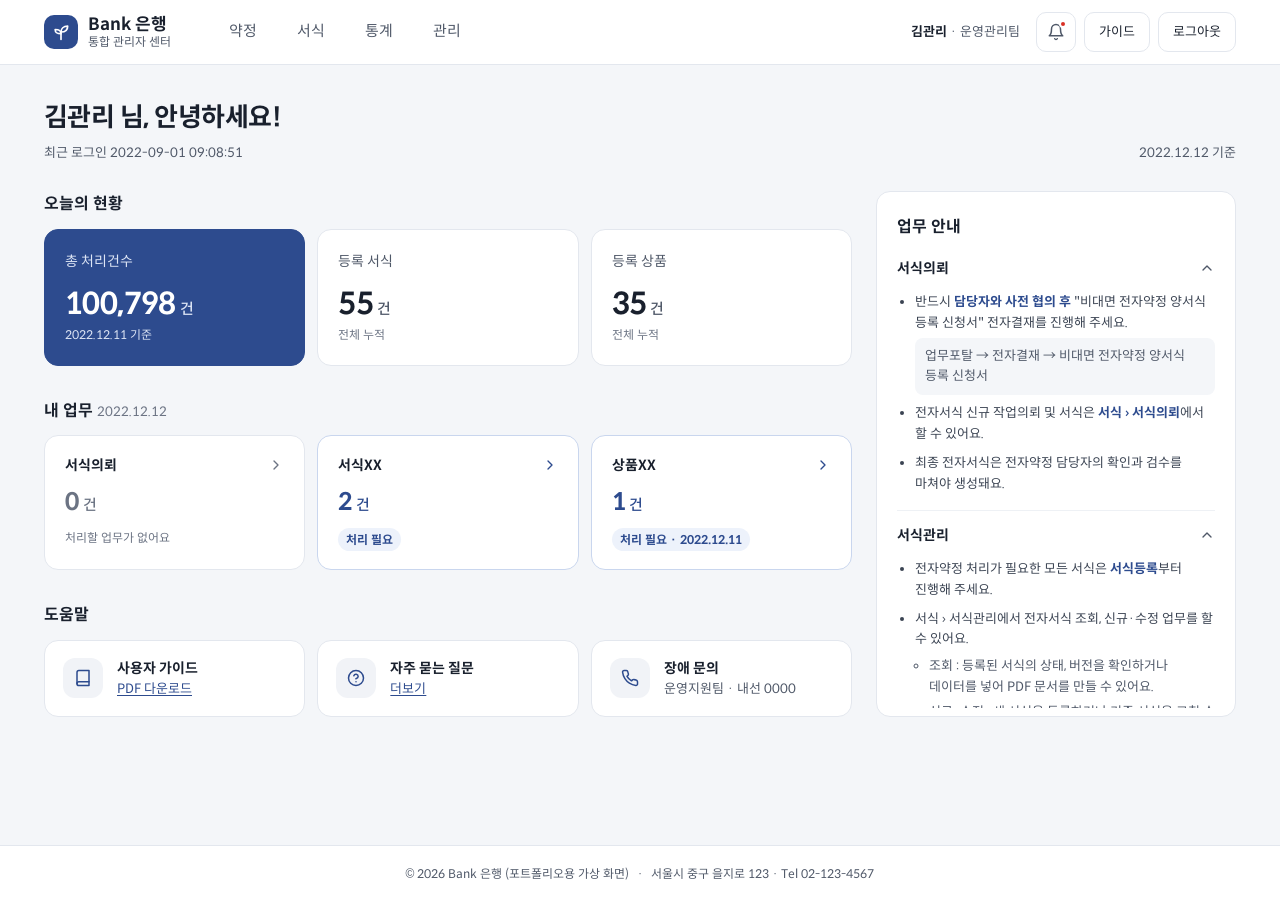
<file: bank/html/main.html>
<!DOCTYPE html>
<html lang="ko">

<head>
  <meta charset="UTF-8" />
  <meta name="viewport" content="width=device-width, initial-scale=1.0" />
  <meta name="format-detection" content="telephone=no" />
  <title>메인 | Bank 은행 통합 관리자 센터</title>
  <link rel="stylesheet" href="../css/style.css" />
  <script src="../js/load/admin-header.js"></script>
</head>

<body class="min-width">
  <div class="wrap">

    <!-- 공통 헤더 (Web Component) -->
    <header class="common-header">
      <admin-header></admin-header>
    </header>

    <main id="main-content" class="main-content container max-width">

      <div class="main-content__header">
        <div>
          <h1 class="main-content__title">김관리 님, 안녕하세요!</h1>
          <p class="main-content__sub">최근 로그인 2022-09-01 09:08:51</p>
        </div>
        <p class="main-content__date">2022.12.12 기준</p>
      </div>

      <div class="dashboard">

        <!-- 카드 영역 -->
        <div class="dashboard__cards">

          <section class="dashboard-card" aria-labelledby="today-title">
            <h2 class="dashboard-card__title" id="today-title">오늘의 현황</h2>
            <ul class="dashboard-card__list">
              <li>
                <div class="dashboard-card__item dashboard-card__item--highlight">
                  <h3 class="dashboard-card__label">총 처리건수</h3>
                  <p class="dashboard-card__value">100,798<span class="dashboard-card__unit">건</span></p>
                  <p class="dashboard-card__meta">2022.12.11 기준</p>
                </div>
              </li>
              <li>
                <div class="dashboard-card__item">
                  <h3 class="dashboard-card__label">등록 서식</h3>
                  <p class="dashboard-card__value">55<span class="dashboard-card__unit">건</span></p>
                  <p class="dashboard-card__meta">전체 누적</p>
                </div>
              </li>
              <li>
                <div class="dashboard-card__item">
                  <h3 class="dashboard-card__label">등록 상품</h3>
                  <p class="dashboard-card__value">35<span class="dashboard-card__unit">건</span></p>
                  <p class="dashboard-card__meta">전체 누적</p>
                </div>
              </li>
            </ul>
          </section>

          <section class="dashboard-card" aria-labelledby="work-title">
            <h2 class="dashboard-card__title" id="work-title">내 업무<span class="dashboard-card__date">2022.12.12</span></h2>
            <ul class="dashboard-card__list">
              <li>
                <a href="./list.html" class="dashboard-card__item work-card work-card--empty">
                  <span class="work-card__head">
                    서식의뢰
                    <svg class="work-card__arrow" aria-hidden="true" width="16" height="16" viewBox="0 0 24 24" fill="none" stroke="currentColor" stroke-width="2" stroke-linecap="round" stroke-linejoin="round"><path d="M9 6l6 6-6 6" /></svg>
                  </span>
                  <span class="dashboard-card__value">0<span class="dashboard-card__unit">건</span></span>
                  <span class="work-card__state">처리할 업무가 없어요</span>
                </a>
              </li>
              <li>
                <a href="./list.html" class="dashboard-card__item work-card work-card--todo">
                  <span class="work-card__head">
                    서식XX
                    <svg class="work-card__arrow" aria-hidden="true" width="16" height="16" viewBox="0 0 24 24" fill="none" stroke="currentColor" stroke-width="2" stroke-linecap="round" stroke-linejoin="round"><path d="M9 6l6 6-6 6" /></svg>
                  </span>
                  <span class="dashboard-card__value">2<span class="dashboard-card__unit">건</span></span>
                  <span class="work-card__state">처리 필요</span>
                </a>
              </li>
              <li>
                <a href="./list.html" class="dashboard-card__item work-card work-card--todo">
                  <span class="work-card__head">
                    상품XX
                    <svg class="work-card__arrow" aria-hidden="true" width="16" height="16" viewBox="0 0 24 24" fill="none" stroke="currentColor" stroke-width="2" stroke-linecap="round" stroke-linejoin="round"><path d="M9 6l6 6-6 6" /></svg>
                  </span>
                  <span class="dashboard-card__value">1<span class="dashboard-card__unit">건</span></span>
                  <span class="work-card__state">처리 필요 · 2022.12.11</span>
                </a>
              </li>
            </ul>
          </section>

          <section class="dashboard-card" aria-labelledby="help-title">
            <h2 class="dashboard-card__title" id="help-title">도움말</h2>
            <ul class="dashboard-card__list">
              <li>
                <div class="dashboard-card__item help-card">
                  <span class="help-card__icon" aria-hidden="true">
                    <svg width="18" height="18" viewBox="0 0 24 24" fill="none" stroke="currentColor" stroke-width="2" stroke-linecap="round" stroke-linejoin="round"><path d="M4 19.5A2.5 2.5 0 0 1 6.5 17H20" /><path d="M6.5 2H20v20H6.5A2.5 2.5 0 0 1 4 19.5v-15A2.5 2.5 0 0 1 6.5 2z" /></svg>
                  </span>
                  <div class="help-card__body">
                    <h3 class="help-card__title">사용자 가이드</h3>
                    <button type="button" class="help-card__action">PDF 다운로드</button>
                  </div>
                </div>
              </li>
              <li>
                <div class="dashboard-card__item help-card">
                  <span class="help-card__icon" aria-hidden="true">
                    <svg width="18" height="18" viewBox="0 0 24 24" fill="none" stroke="currentColor" stroke-width="2" stroke-linecap="round" stroke-linejoin="round"><circle cx="12" cy="12" r="10" /><path d="M9.1 9a3 3 0 0 1 5.8 1c0 2-3 3-3 3" /><path d="M12 17h.01" /></svg>
                  </span>
                  <div class="help-card__body">
                    <h3 class="help-card__title">자주 묻는 질문</h3>
                    <a href="#" class="help-card__action">더보기</a>
                  </div>
                </div>
              </li>
              <li>
                <div class="dashboard-card__item help-card">
                  <span class="help-card__icon" aria-hidden="true">
                    <svg width="18" height="18" viewBox="0 0 24 24" fill="none" stroke="currentColor" stroke-width="2" stroke-linecap="round" stroke-linejoin="round"><path d="M22 16.9v3a2 2 0 0 1-2.2 2 19.8 19.8 0 0 1-8.6-3.1 19.5 19.5 0 0 1-6-6A19.8 19.8 0 0 1 2.1 4.2 2 2 0 0 1 4.1 2h3a2 2 0 0 1 2 1.7c.1.9.4 1.8.7 2.7a2 2 0 0 1-.5 2.1L8 9.8a16 16 0 0 0 6 6l1.3-1.3a2 2 0 0 1 2.1-.4c.9.3 1.8.6 2.7.7a2 2 0 0 1 1.7 2z" /></svg>
                  </span>
                  <div class="help-card__body">
                    <h3 class="help-card__title">장애 문의</h3>
                    <p class="help-card__text">운영지원팀 · 내선 0000</p>
                  </div>
                </div>
              </li>
            </ul>
          </section>

        </div>
        <!-- // dashboard__cards -->

        <!-- 업무 안내 -->
        <aside class="dashboard__accordion panel" aria-labelledby="guide-title">
          <h2 class="dashboard__accordion-title" id="guide-title">업무 안내</h2>
          <ul class="accordion">

            <li class="accordion__list">
              <button type="button" class="accordion__header" aria-expanded="true" aria-controls="content-1">
                <span class="accordion__title">서식의뢰</span>
                <svg class="accordion__icon" aria-hidden="true" width="16" height="16" viewBox="0 0 24 24" fill="none" stroke="currentColor" stroke-width="2" stroke-linecap="round" stroke-linejoin="round"><path d="M18 15l-6-6-6 6" /></svg>
              </button>
              <div id="content-1" class="accordion__content">
                <ul class="accordion__body">
                  <li>반드시 <strong class="text--point">담당자와 사전 협의 후</strong> "비대면 전자약정 양서식 등록 신청서" 전자결재를 진행해 주세요.
                    <span class="accordion__path">업무포탈 → 전자결재 → 비대면 전자약정 양서식 등록 신청서</span>
                  </li>
                  <li>전자서식 신규 작업의뢰 및 서식은 <strong class="text--point">서식 › 서식의뢰</strong>에서 할 수 있어요.</li>
                  <li>최종 전자서식은 전자약정 담당자의 확인과 검수를 마쳐야 생성돼요.</li>
                </ul>
              </div>
            </li>

            <li class="accordion__list">
              <button type="button" class="accordion__header" aria-expanded="true" aria-controls="content-2">
                <span class="accordion__title">서식관리</span>
                <svg class="accordion__icon" aria-hidden="true" width="16" height="16" viewBox="0 0 24 24" fill="none" stroke="currentColor" stroke-width="2" stroke-linecap="round" stroke-linejoin="round"><path d="M18 15l-6-6-6 6" /></svg>
              </button>
              <div id="content-2" class="accordion__content">
                <ul class="accordion__body">
                  <li>전자약정 처리가 필요한 모든 서식은 <strong class="text--point">서식등록</strong>부터 진행해 주세요.</li>
                  <li>서식 › 서식관리에서 전자서식 조회, 신규·수정 업무를 할 수 있어요.
                    <ul>
                      <li>조회 : 등록된 서식의 상태, 버전을 확인하거나 데이터를 넣어 PDF 문서를 만들 수 있어요.</li>
                      <li>신규·수정 : 새 서식을 등록하거나 기존 서식을 고칠 수 있어요. <strong class="text--point">최소 2시간 이후부터 확인</strong>할 수 있어요.</li>
                    </ul>
                  </li>
                </ul>
              </div>
            </li>

            <li class="accordion__list">
              <button type="button" class="accordion__header" aria-expanded="false" aria-controls="content-3">
                <span class="accordion__title">통계</span>
                <svg class="accordion__icon" aria-hidden="true" width="16" height="16" viewBox="0 0 24 24" fill="none" stroke="currentColor" stroke-width="2" stroke-linecap="round" stroke-linejoin="round"><path d="M18 15l-6-6-6 6" /></svg>
              </button>
              <div id="content-3" class="accordion__content">
                <ul class="accordion__body">
                  <li>통계 메뉴의 각 수치는 <strong class="text--point">전일자까지의</strong> 집계 수치예요.</li>
                  <li>단계별 오류발생 : 약정 처리 단계별 오류 집계 결과를 볼 수 있어요.</li>
                  <li>분야별 이용통계 : 전자약정 처리 시스템 이용 현황을 업무별, 채널별, 상품별, 서식별로 조회할 수 있어요.</li>
                  <li>부서별 서식의뢰 : 전자약정 서식 생성·수정에 대한 부서별 이용 현황을 조회할 수 있어요.</li>
                </ul>
              </div>
            </li>

            <li class="accordion__list">
              <button type="button" class="accordion__header" aria-expanded="false" aria-controls="content-4">
                <span class="accordion__title">공통</span>
                <svg class="accordion__icon" aria-hidden="true" width="16" height="16" viewBox="0 0 24 24" fill="none" stroke="currentColor" stroke-width="2" stroke-linecap="round" stroke-linejoin="round"><path d="M18 15l-6-6-6 6" /></svg>
              </button>
              <div id="content-4" class="accordion__content">
                <ul class="accordion__body">
                  <li><strong class="text--point">SSO 시스템에 로그인이 안 돼요!</strong>
                    <ul>
                      <li>시스템 문제로 SSO 로그인이 안 될 경우 FIDO 방식 로그인을 지원해요.</li>
                      <li>FIDO 방식 : 직원 인증 앱으로 이용할 수 있어요. 휴대폰 브라우저에서 인증 페이지로 접속해 주세요.</li>
                    </ul>
                  </li>
                </ul>
              </div>
            </li>

          </ul>
        </aside>
        <!-- // dashboard__accordion -->

      </div>
    </main>

    <footer class="site-footer">
      <p class="footer__copyright">&copy; 2026 Bank 은행 (포트폴리오용 가상 화면)</p>
      <address class="footer__contact">서울시 중구 을지로 123 · Tel 02-123-4567</address>
    </footer>

  </div>

  <script src="../js/ui.js"></script>
</body>

</html>
</file>
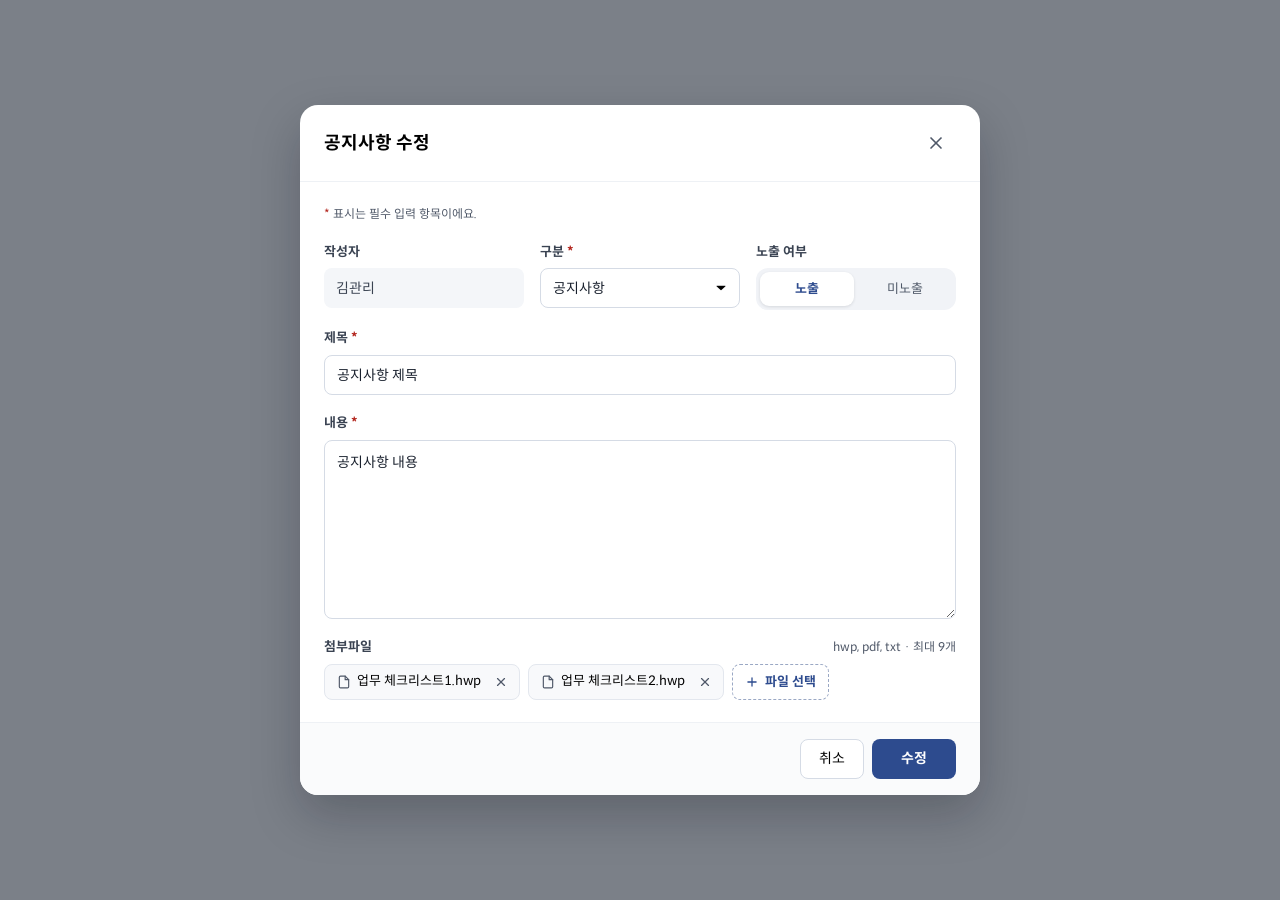
<file: bank/html/modal.html>
<!DOCTYPE html>
<html lang="ko">

<head>
  <meta charset="UTF-8" />
  <meta name="viewport" content="width=device-width, initial-scale=1.0" />
  <meta name="format-detection" content="telephone=no" />
  <title>공지사항 수정 | Bank 은행 통합 관리자 센터</title>
  <link rel="stylesheet" href="../css/style.css" />
</head>

<body>
  <div class="wrap">
    <dialog class="modal" aria-labelledby="modal-title" open>
      <div class="modal__inner">
        <header class="modal__header">
          <h1 class="modal__title" id="modal-title">공지사항 수정</h1>
          <button type="button" class="modal__close" aria-label="팝업 닫기">
            <svg aria-hidden="true" width="20" height="20" viewBox="0 0 24 24" fill="none" stroke="currentColor" stroke-width="2" stroke-linecap="round" stroke-linejoin="round"><path d="M18 6L6 18" /><path d="M6 6l12 12" /></svg>
          </button>
        </header>

        <form class="modal__form" action="#" aria-labelledby="modal-title">
          <div class="modal__body">
            <p class="field__hint"><span class="field__required" aria-hidden="true">*</span> 표시는 필수 입력 항목이에요.</p>

            <div class="modal__row">
              <div class="field">
                <span class="field__label">작성자</span>
                <span class="input-static">김관리</span>
              </div>

              <div class="field">
                <label class="field__label" for="inp_02">구분 <span class="field__required" aria-hidden="true">*</span></label>
                <select class="select" id="inp_02" required>
                  <option selected>공지사항</option>
                  <option>자료실</option>
                </select>
              </div>

              <fieldset class="field">
                <legend class="field__label">노출 여부</legend>
                <div class="segment segment--sm">
                  <input type="radio" class="segment__input" id="radio_on" name="expose_yn" value="Y" checked />
                  <label class="segment__label" for="radio_on">노출</label>
                  <input type="radio" class="segment__input" id="radio_off" name="expose_yn" value="N" />
                  <label class="segment__label" for="radio_off">미노출</label>
                </div>
              </fieldset>
            </div>

            <div class="field">
              <label class="field__label" for="inp_03">제목 <span class="field__required" aria-hidden="true">*</span></label>
              <input type="text" class="input" id="inp_03" value="공지사항 제목" required />
            </div>

            <div class="field">
              <label class="field__label" for="inp_04">내용 <span class="field__required" aria-hidden="true">*</span></label>
              <textarea class="textarea" id="inp_04" rows="7" required>공지사항 내용</textarea>
            </div>

            <div class="field attach-file__box" data-attach-max="9">
              <div class="attach-file__head">
                <span class="field__label" id="attach-label">첨부파일</span>
                <span class="attach-file__rule">hwp, pdf, txt · 최대 9개</span>
              </div>
              <ul class="attach-file__list" aria-labelledby="attach-label">
                <li class="attach-file__item attach-file__item--selected">
                  <svg class="file__icon" aria-hidden="true" width="14" height="14" viewBox="0 0 24 24" fill="none" stroke="currentColor" stroke-width="2" stroke-linecap="round" stroke-linejoin="round"><path d="M14 2H6a2 2 0 0 0-2 2v16a2 2 0 0 0 2 2h12a2 2 0 0 0 2-2V8z" /><path d="M14 2v6h6" /></svg>
                  <span class="file__name">업무 체크리스트1.hwp</span>
                  <button type="button" class="file__delete" aria-label="업무 체크리스트1.hwp 삭제">
                    <svg aria-hidden="true" width="14" height="14" viewBox="0 0 24 24" fill="none" stroke="currentColor" stroke-width="2" stroke-linecap="round" stroke-linejoin="round"><path d="M18 6L6 18" /><path d="M6 6l12 12" /></svg>
                  </button>
                </li>
                <li class="attach-file__item attach-file__item--selected">
                  <svg class="file__icon" aria-hidden="true" width="14" height="14" viewBox="0 0 24 24" fill="none" stroke="currentColor" stroke-width="2" stroke-linecap="round" stroke-linejoin="round"><path d="M14 2H6a2 2 0 0 0-2 2v16a2 2 0 0 0 2 2h12a2 2 0 0 0 2-2V8z" /><path d="M14 2v6h6" /></svg>
                  <span class="file__name">업무 체크리스트2.hwp</span>
                  <button type="button" class="file__delete" aria-label="업무 체크리스트2.hwp 삭제">
                    <svg aria-hidden="true" width="14" height="14" viewBox="0 0 24 24" fill="none" stroke="currentColor" stroke-width="2" stroke-linecap="round" stroke-linejoin="round"><path d="M18 6L6 18" /><path d="M6 6l12 12" /></svg>
                  </button>
                </li>
                <li class="attach-file__item attach-file__item--new">
                  <input type="file" accept=".hwp,.pdf,.txt" id="file_3" class="file__input a11y-hidden" />
                  <label for="file_3" class="file__label">
                    <svg aria-hidden="true" width="14" height="14" viewBox="0 0 24 24" fill="none" stroke="currentColor" stroke-width="2.2" stroke-linecap="round" stroke-linejoin="round"><path d="M12 5v14" /><path d="M5 12h14" /></svg>
                    파일 선택
                  </label>
                </li>
                <li class="file__name--empty" hidden>선택한 파일이 없어요.</li>
              </ul>
            </div>
          </div>

          <div class="modal__btn">
            <button type="button" class="btn btn--outline">취소</button>
            <button type="submit" class="btn btn--primary btn--wide">수정</button>
          </div>
        </form>
      </div>
    </dialog>
  </div>

  <script src="../js/ui.js"></script>
</body>

</html>
</file>
<file: salady/css/style.css>
@charset "utf-8";

/* 

  샐러디 STYLE 

*/

@import "reset.css";
@import "common.css";
@import "layout.css";
@import "media.css";
</file>
<file: bank/css/style.css>
@charset "utf-8";

/*
  Bank 은행 통합 관리자 센터
*/

@import "reset.css";
@import "font.css";
@import "common.css";
@import "layout.css";
@import "template.css";
@import "page/login.css";
@import "page/main.css";
</file>
<file: css/style.css>
/* 불러오는 순서: 변수 → 기본 → 라이브러리 → 섹션 */
@import url("./tokens.css");
@import url("./base.css");
@import url("./vendor/glightbox.min.css");
@import url("./main.css");
</file>
